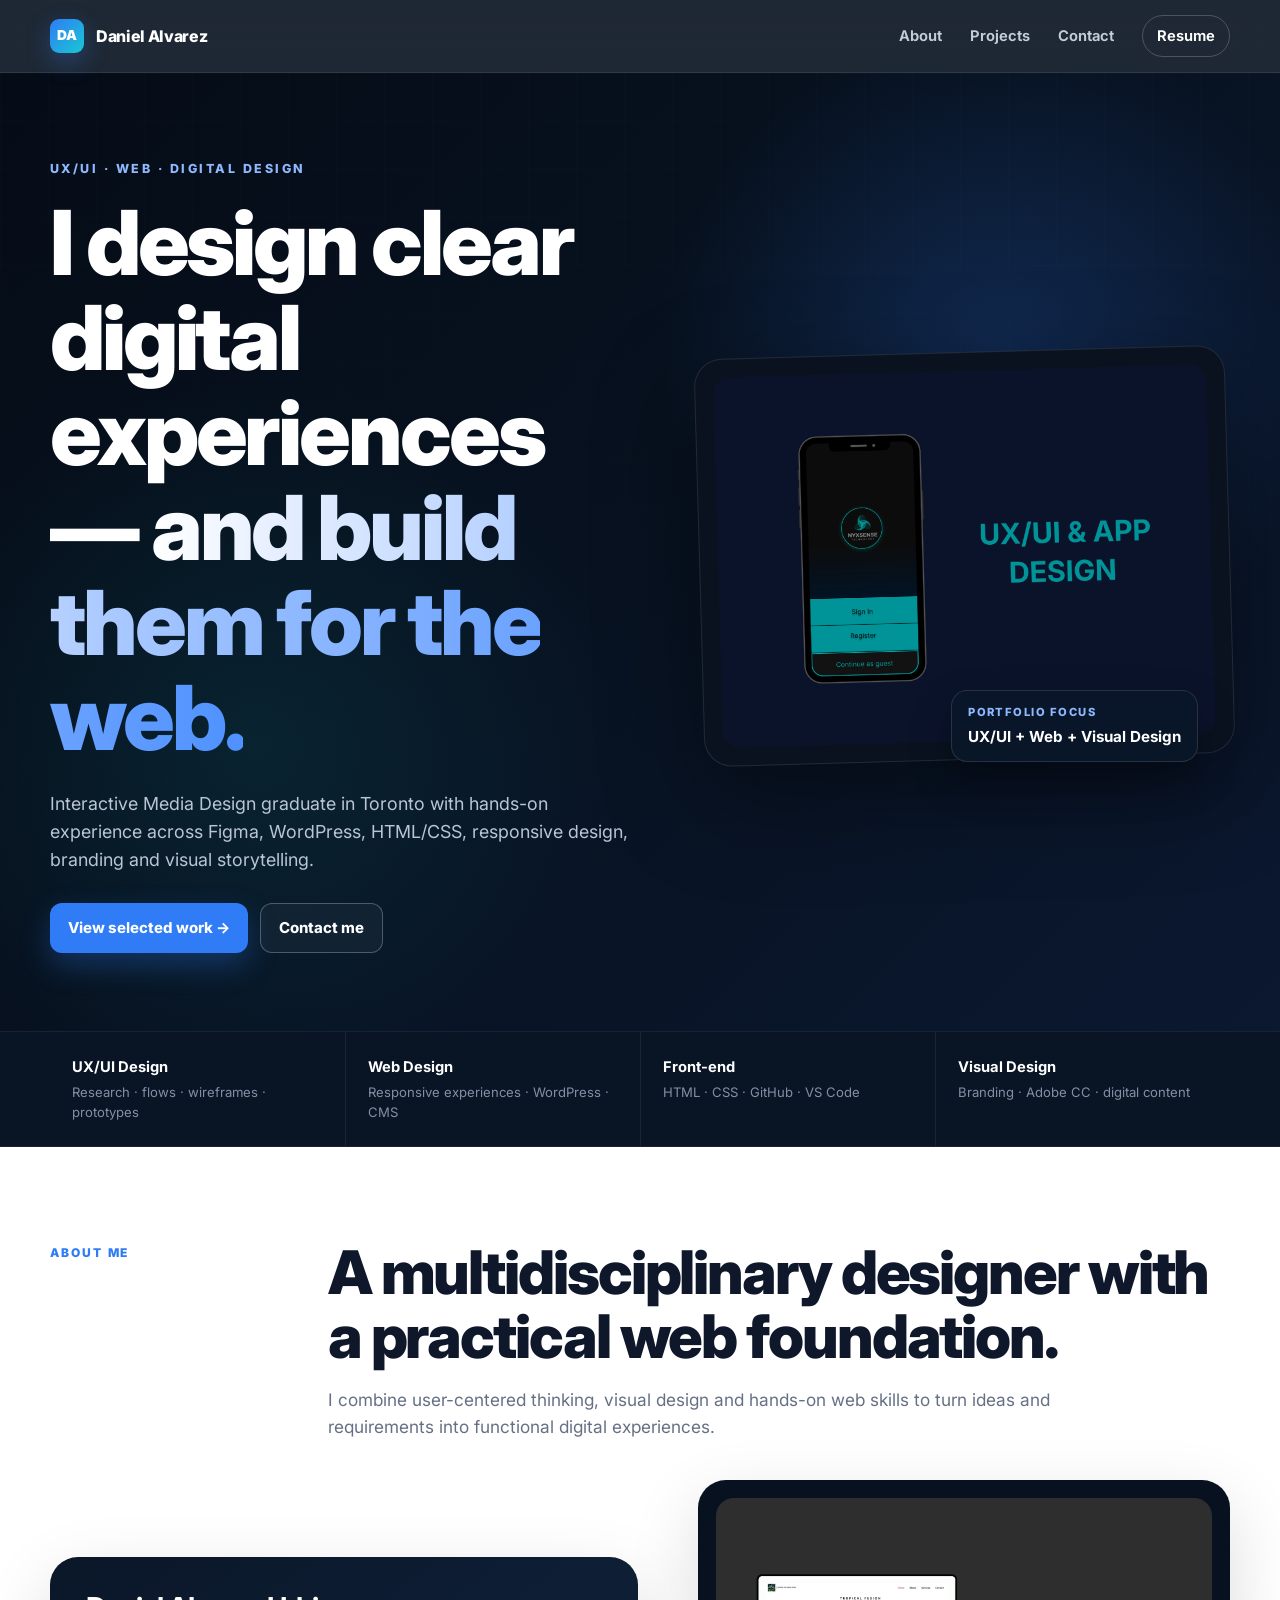
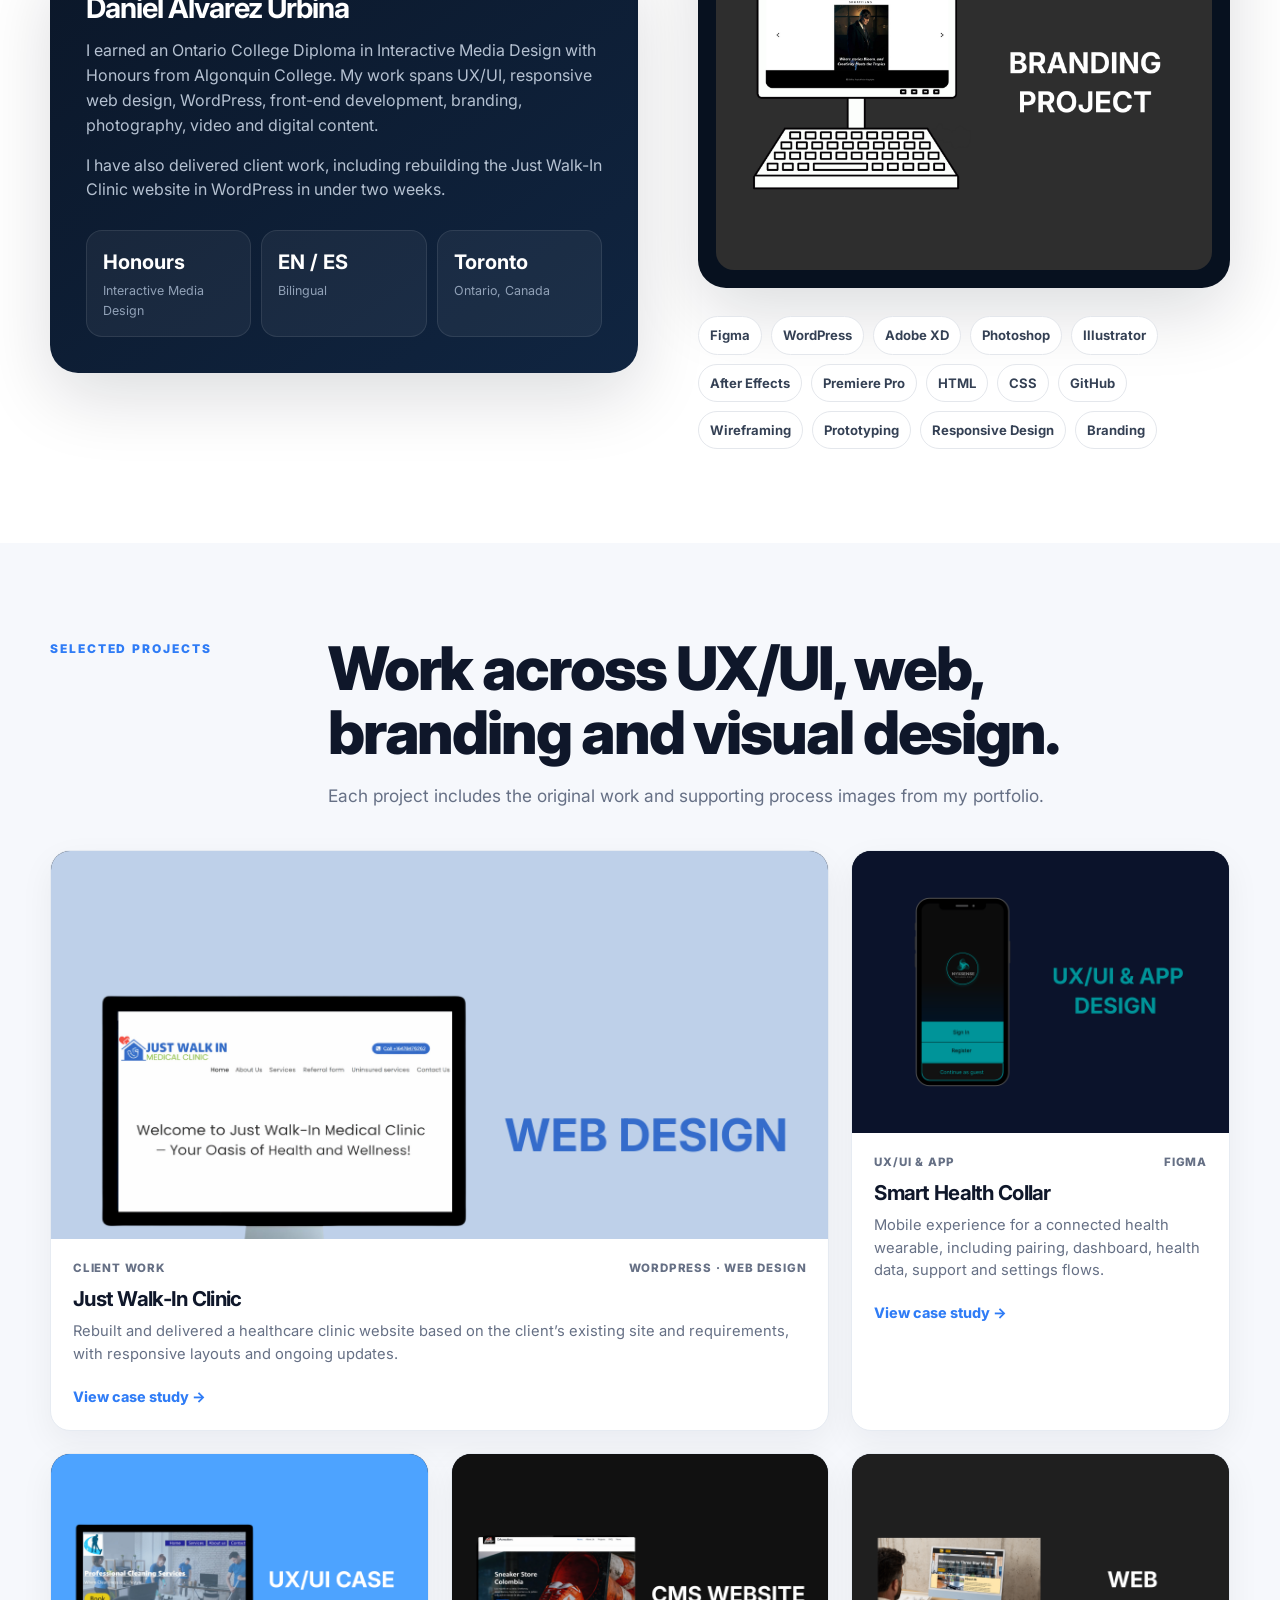
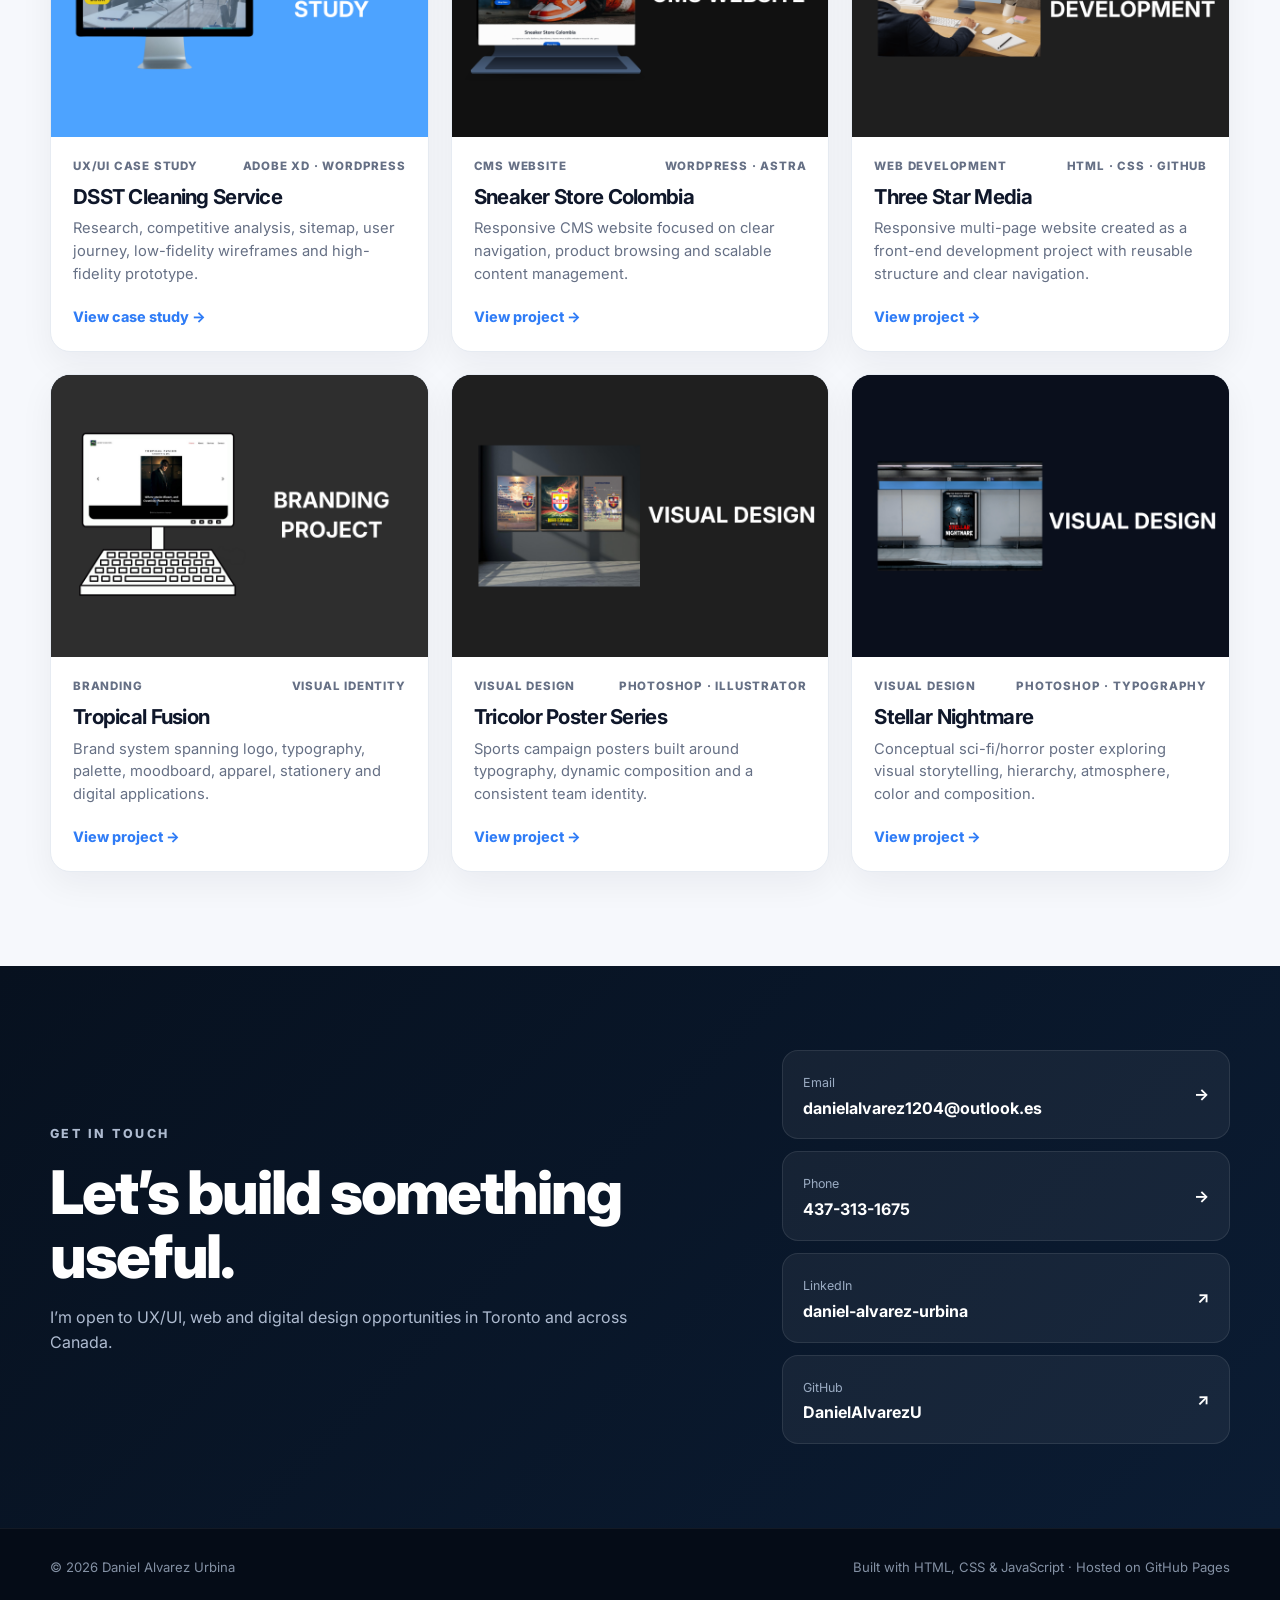
<file: index.html>
<!doctype html>
<html lang="en">
<head>
  <meta charset="utf-8" />
  <meta name="viewport" content="width=device-width, initial-scale=1" />
  <title>Daniel Alvarez Urbina — UX/UI & Web Designer</title>
  <meta name="description" content="Portfolio of Daniel Alvarez Urbina, a Toronto-based UX/UI and web designer working across Figma, WordPress, responsive web design, front-end development and visual design." />
  <meta name="theme-color" content="#07111f" />
  <link rel="preconnect" href="https://fonts.googleapis.com">
  <link rel="preconnect" href="https://fonts.gstatic.com" crossorigin>
  <link href="https://fonts.googleapis.com/css2?family=Inter:wght@400;500;600;700;800;900&display=swap" rel="stylesheet">
  <link rel="stylesheet" href="styles.css" />
</head>
<body>
  <header class="site-header">
    <div class="shell header-inner">
      <a class="brand" href="#top"><span class="brand-mark">DA</span><span>Daniel Alvarez</span></a>
      <button class="menu-button" aria-label="Open navigation">☰</button>
      <nav class="nav" aria-label="Primary navigation">
        <a href="#about">About</a><a href="#projects">Projects</a><a href="#contact">Contact</a>
        <a class="resume-link" href="assets/docs/Daniel_Alvarez_Urbina_Resume.pdf" target="_blank" rel="noreferrer">Resume</a>
      </nav>
    </div>
  </header>

  <main id="top">
    <section class="hero">
      <div class="shell hero-grid">
        <div class="hero-copy">
          <p class="kicker">UX/UI · Web · Digital Design</p>
          <h1>I design clear digital experiences — <span class="gradient-text">and build them for the web.</span></h1>
          <p>Interactive Media Design graduate in Toronto with hands-on experience across Figma, WordPress, HTML/CSS, responsive design, branding and visual storytelling.</p>
          <div class="hero-actions">
            <a class="btn primary" href="#projects">View selected work →</a>
            <a class="btn ghost" href="#contact">Contact me</a>
          </div>
        </div>
        <div class="hero-visual" aria-label="Featured UX/UI work">
          <div class="hero-frame"><img src="assets/projects/cover-smart-health.png" alt="Smart Health Collar UX/UI and app design project cover" /></div>
          <div class="hero-badge"><span>Portfolio focus</span><strong>UX/UI + Web + Visual Design</strong></div>
        </div>
      </div>
    </section>

    <section class="capabilities">
      <div class="shell cap-grid">
        <div class="cap-item"><strong>UX/UI Design</strong><span>Research · flows · wireframes · prototypes</span></div>
        <div class="cap-item"><strong>Web Design</strong><span>Responsive experiences · WordPress · CMS</span></div>
        <div class="cap-item"><strong>Front-end</strong><span>HTML · CSS · GitHub · VS Code</span></div>
        <div class="cap-item"><strong>Visual Design</strong><span>Branding · Adobe CC · digital content</span></div>
      </div>
    </section>

    <section id="about" class="section alt">
      <div class="shell">
        <div class="section-title"><p class="eyebrow">About me</p><div><h2>A multidisciplinary designer with a practical web foundation.</h2><p class="lede">I combine user-centered thinking, visual design and hands-on web skills to turn ideas and requirements into functional digital experiences.</p></div></div>
        <div class="about-grid">
          <div class="about-card">
            <h3>Daniel Alvarez Urbina</h3>
            <p>I earned an Ontario College Diploma in Interactive Media Design with Honours from Algonquin College. My work spans UX/UI, responsive web design, WordPress, front-end development, branding, photography, video and digital content.</p>
            <p>I have also delivered client work, including rebuilding the Just Walk-In Clinic website in WordPress in under two weeks.</p>
            <div class="stat-row"><div class="stat"><strong>Honours</strong><span>Interactive Media Design</span></div><div class="stat"><strong>EN / ES</strong><span>Bilingual</span></div><div class="stat"><strong>Toronto</strong><span>Ontario, Canada</span></div></div>
          </div>
          <div>
            <div class="about-visual"><img src="assets/projects/cover-tropical.png" alt="Tropical Fusion branding project cover" /></div>
            <div class="skills"><span class="skill">Figma</span><span class="skill">WordPress</span><span class="skill">Adobe XD</span><span class="skill">Photoshop</span><span class="skill">Illustrator</span><span class="skill">After Effects</span><span class="skill">Premiere Pro</span><span class="skill">HTML</span><span class="skill">CSS</span><span class="skill">GitHub</span><span class="skill">Wireframing</span><span class="skill">Prototyping</span><span class="skill">Responsive Design</span><span class="skill">Branding</span></div>
          </div>
        </div>
      </div>
    </section>

    <section id="projects" class="section">
      <div class="shell">
        <div class="section-title"><p class="eyebrow">Selected projects</p><div><h2>Work across UX/UI, web, branding and visual design.</h2><p class="lede">Each project includes the original work and supporting process images from my portfolio.</p></div></div>
        <div class="projects-grid">
          <article class="project-card featured"><div class="project-thumb"><img src="assets/projects/cover-walkin.png" alt="Just Walk-In Clinic web design project cover" /></div><div class="project-info"><div class="project-type"><span>Client work</span><span>WordPress · Web Design</span></div><h3>Just Walk-In Clinic</h3><p>Rebuilt and delivered a healthcare clinic website based on the client’s existing site and requirements, with responsive layouts and ongoing updates.</p><a class="project-link" href="project-walkin.html">View case study →</a></div></article>
          <article class="project-card"><div class="project-thumb"><img src="assets/projects/cover-smart-health.png" alt="Smart Health Collar UX/UI project cover" /></div><div class="project-info"><div class="project-type"><span>UX/UI & App</span><span>Figma</span></div><h3>Smart Health Collar</h3><p>Mobile experience for a connected health wearable, including pairing, dashboard, health data, support and settings flows.</p><a class="project-link" href="project-smart-health.html">View case study →</a></div></article>
          <article class="project-card"><div class="project-thumb"><img src="assets/projects/cover-dsst.png" alt="DSST Cleaning Service UX/UI case study cover" /></div><div class="project-info"><div class="project-type"><span>UX/UI Case Study</span><span>Adobe XD · WordPress</span></div><h3>DSST Cleaning Service</h3><p>Research, competitive analysis, sitemap, user journey, low-fidelity wireframes and high-fidelity prototype.</p><a class="project-link" href="project-dsst.html">View case study →</a></div></article>
          <article class="project-card"><div class="project-thumb"><img src="assets/projects/cover-sneaker.png" alt="Sneaker Store Colombia CMS website cover" /></div><div class="project-info"><div class="project-type"><span>CMS Website</span><span>WordPress · Astra</span></div><h3>Sneaker Store Colombia</h3><p>Responsive CMS website focused on clear navigation, product browsing and scalable content management.</p><a class="project-link" href="project-sneaker.html">View project →</a></div></article>
          <article class="project-card"><div class="project-thumb"><img src="assets/projects/cover-three-star.png" alt="Three Star Media web development cover" /></div><div class="project-info"><div class="project-type"><span>Web Development</span><span>HTML · CSS · GitHub</span></div><h3>Three Star Media</h3><p>Responsive multi-page website created as a front-end development project with reusable structure and clear navigation.</p><a class="project-link" href="project-three-star.html">View project →</a></div></article>
          <article class="project-card"><div class="project-thumb"><img src="assets/projects/cover-tropical.png" alt="Tropical Fusion branding project cover" /></div><div class="project-info"><div class="project-type"><span>Branding</span><span>Visual Identity</span></div><h3>Tropical Fusion</h3><p>Brand system spanning logo, typography, palette, moodboard, apparel, stationery and digital applications.</p><a class="project-link" href="project-tropical.html">View project →</a></div></article>
          <article class="project-card"><div class="project-thumb"><img src="assets/projects/cover-tricolor.png" alt="Tricolor sports poster series cover" /></div><div class="project-info"><div class="project-type"><span>Visual Design</span><span>Photoshop · Illustrator</span></div><h3>Tricolor Poster Series</h3><p>Sports campaign posters built around typography, dynamic composition and a consistent team identity.</p><a class="project-link" href="project-tricolor.html">View project →</a></div></article>
          <article class="project-card"><div class="project-thumb"><img src="assets/projects/cover-stellar.png" alt="Stellar Nightmare visual design project cover" /></div><div class="project-info"><div class="project-type"><span>Visual Design</span><span>Photoshop · Typography</span></div><h3>Stellar Nightmare</h3><p>Conceptual sci-fi/horror poster exploring visual storytelling, hierarchy, atmosphere, color and composition.</p><a class="project-link" href="project-stellar.html">View project →</a></div></article>
        </div>
      </div>
    </section>

    <section id="contact" class="contact-section">
      <div class="shell contact-grid">
        <div><p class="kicker">Get in touch</p><h2>Let’s build something useful.</h2><p>I’m open to UX/UI, web and digital design opportunities in Toronto and across Canada.</p></div>
        <div class="contact-actions">
          <a class="contact-action" href="mailto:danielalvarez1204@outlook.es"><div><span>Email</span><strong>danielalvarez1204@outlook.es</strong></div><b>→</b></a>
          <a class="contact-action" href="tel:+14373131675"><div><span>Phone</span><strong>437-313-1675</strong></div><b>→</b></a>
          <a class="contact-action" href="https://www.linkedin.com/in/daniel-alvarez-urbina/" target="_blank" rel="noreferrer"><div><span>LinkedIn</span><strong>daniel-alvarez-urbina</strong></div><b>↗</b></a>
          <a class="contact-action" href="https://github.com/DanielAlvarezU" target="_blank" rel="noreferrer"><div><span>GitHub</span><strong>DanielAlvarezU</strong></div><b>↗</b></a>
        </div>
      </div>
    </section>
  </main>

  <footer class="footer"><div class="shell footer-inner"><span>© <span data-year></span> Daniel Alvarez Urbina</span><span>Built with HTML, CSS & JavaScript · Hosted on GitHub Pages</span></div></footer>
  <script src="script.js"></script>
</body>
</html>
</file>
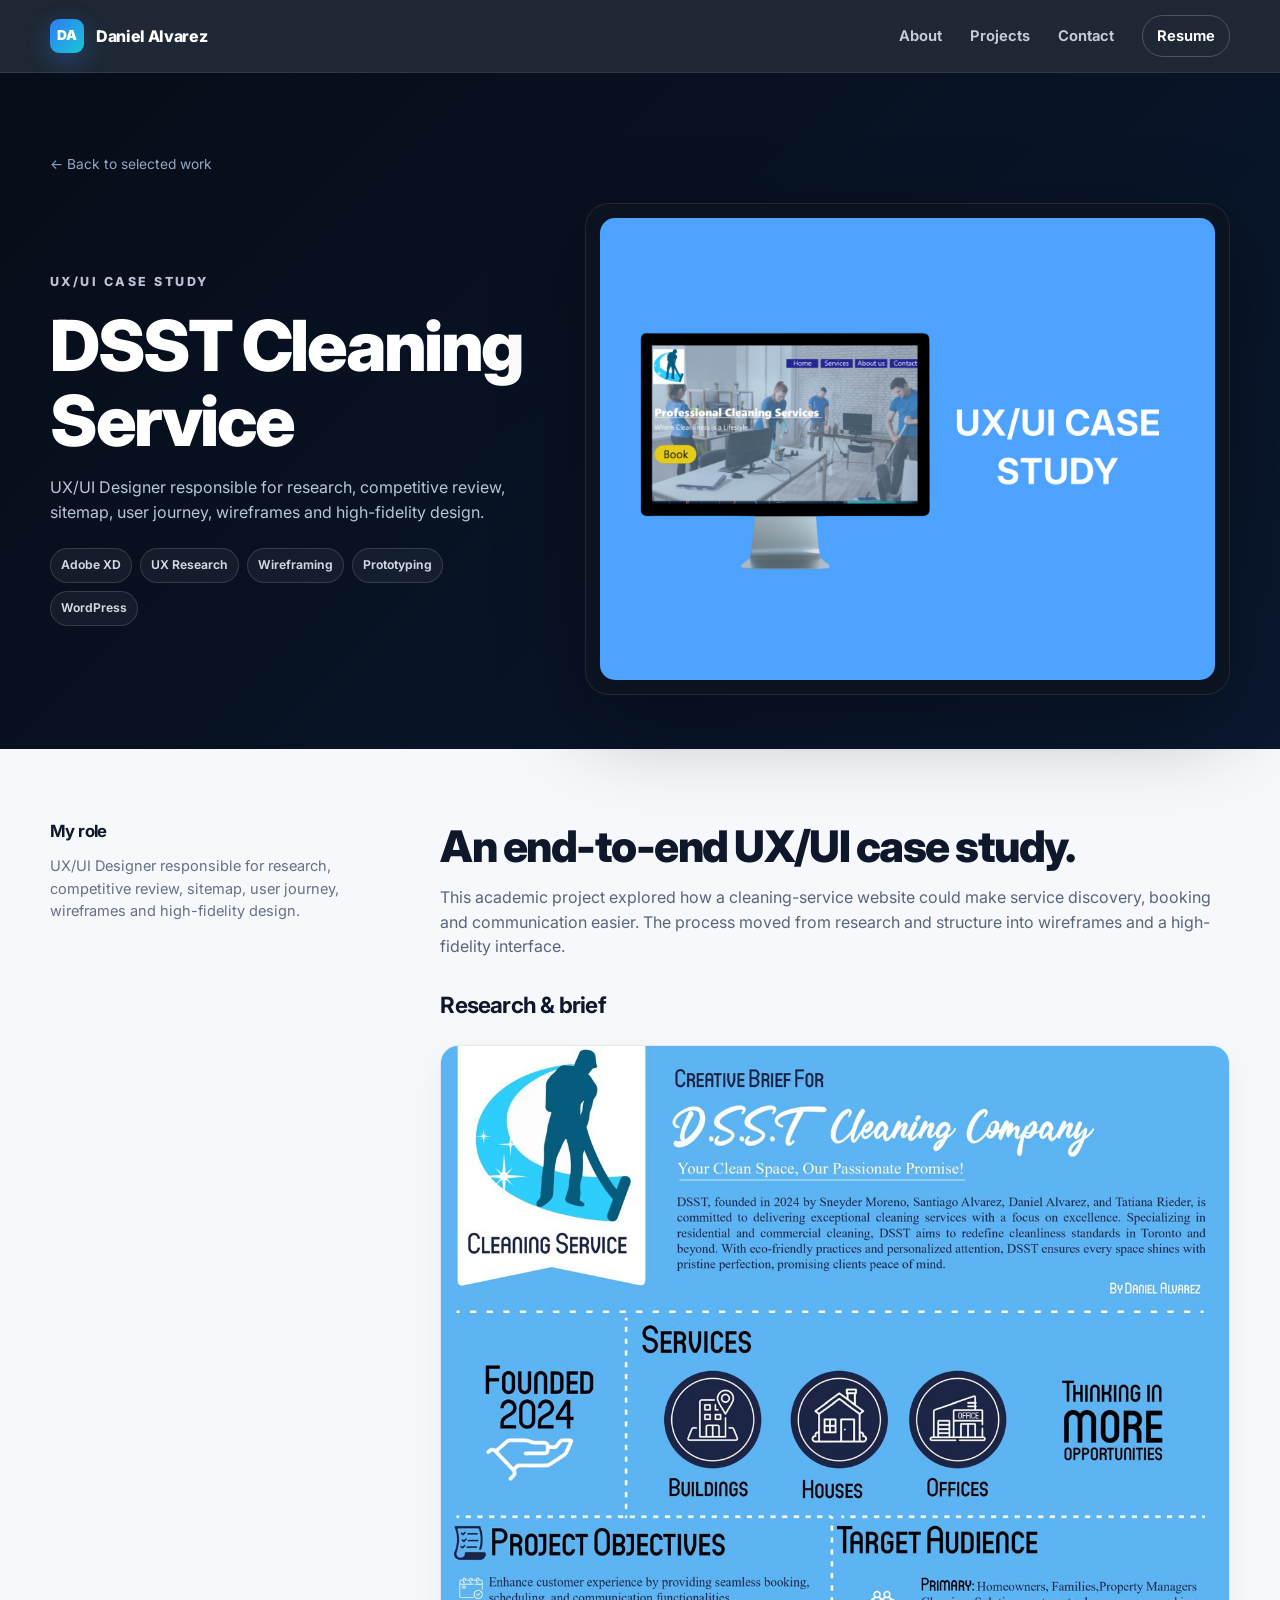
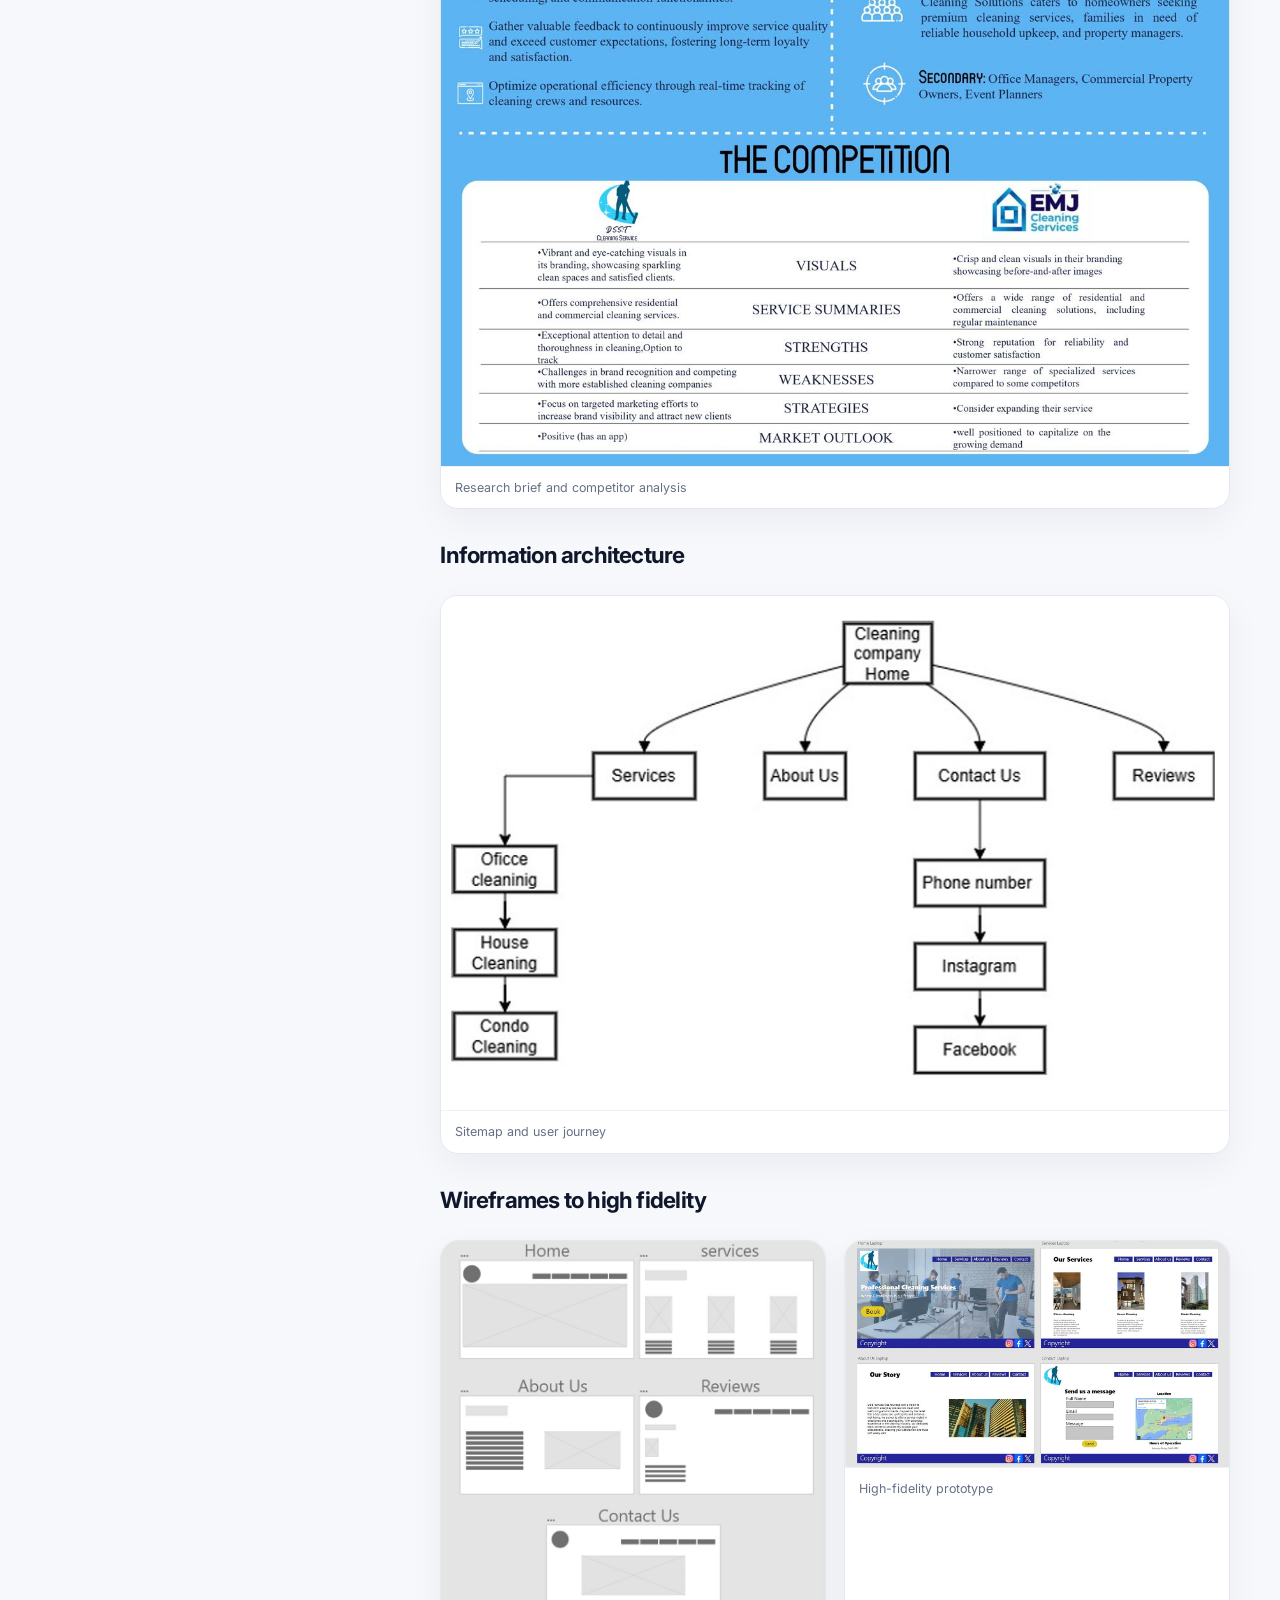
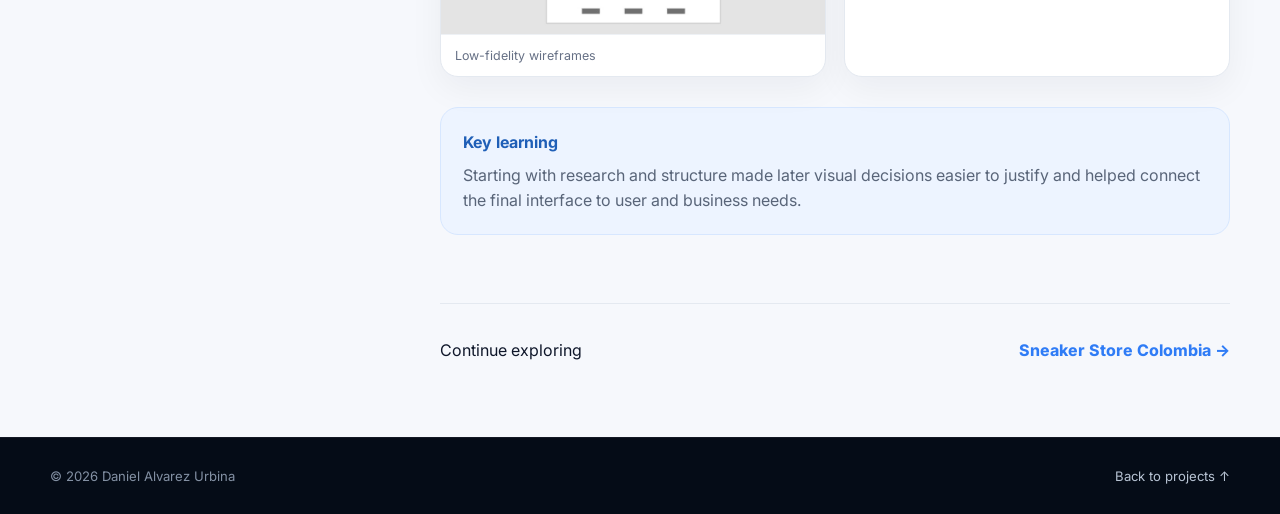
<file: project-dsst.html>
<!doctype html><html lang="en"><head><meta charset="utf-8"><meta name="viewport" content="width=device-width,initial-scale=1"><title>DSST Cleaning Service — Daniel Alvarez Urbina</title><meta name="theme-color" content="#07111f"><link rel="preconnect" href="https://fonts.googleapis.com"><link rel="preconnect" href="https://fonts.gstatic.com" crossorigin><link href="https://fonts.googleapis.com/css2?family=Inter:wght@400;500;600;700;800;900&display=swap" rel="stylesheet"><link rel="stylesheet" href="styles.css"></head><body><header class="site-header"><div class="shell header-inner"><a class="brand" href="index.html"><span class="brand-mark">DA</span><span>Daniel Alvarez</span></a><button class="menu-button" aria-label="Open navigation">☰</button><nav class="nav"><a href="index.html#about">About</a><a href="index.html#projects">Projects</a><a href="index.html#contact">Contact</a><a class="resume-link" href="assets/docs/Daniel_Alvarez_Urbina_Resume.pdf" target="_blank" rel="noreferrer">Resume</a></nav></div></header><main><section class="project-hero"><div class="shell"><a class="back-link" href="index.html#projects">← Back to selected work</a><div class="project-hero-grid"><div><p class="kicker">UX/UI Case Study</p><h1>DSST Cleaning Service</h1><p>UX/UI Designer responsible for research, competitive review, sitemap, user journey, wireframes and high-fidelity design.</p><div class="meta-list"><span class="meta-chip">Adobe XD</span><span class="meta-chip">UX Research</span><span class="meta-chip">Wireframing</span><span class="meta-chip">Prototyping</span><span class="meta-chip">WordPress</span></div></div><div class="project-cover"><img src="assets/projects/cover-dsst.png" alt="DSST Cleaning Service project cover"></div></div></div></section><section class="case-section"><div class="shell case-grid"><aside class="case-side"><h3>My role</h3><p>UX/UI Designer responsible for research, competitive review, sitemap, user journey, wireframes and high-fidelity design.</p></aside><div class="case-body"><h2>An end-to-end UX/UI case study.</h2><p>This academic project explored how a cleaning-service website could make service discovery, booking and communication easier. The process moved from research and structure into wireframes and a high-fidelity interface.</p><h3>Research & brief</h3><div class="gallery one"><figure><img class="zoomable" src="assets/projects/dsst-research.jpg" alt="DSST creative brief and competitive review"><figcaption>Research brief and competitor analysis</figcaption></figure></div><h3>Information architecture</h3><div class="gallery one"><figure><img class="zoomable" src="assets/projects/dsst-sitemap.jpg" alt="DSST sitemap and user flow"><figcaption>Sitemap and user journey</figcaption></figure></div><h3>Wireframes to high fidelity</h3><div class="gallery"><figure><img class="zoomable" src="assets/projects/dsst-lofi.jpg" alt="Low fidelity DSST wireframes"><figcaption>Low-fidelity wireframes</figcaption></figure><figure><img class="zoomable" src="assets/projects/dsst-hifi.jpg" alt="High fidelity DSST website prototype"><figcaption>High-fidelity prototype</figcaption></figure></div><div class="callout"><strong>Key learning</strong><p>Starting with research and structure made later visual decisions easier to justify and helped connect the final interface to user and business needs.</p></div><div class="next-project"><span>Continue exploring</span><a href="project-sneaker.html">Sneaker Store Colombia →</a></div></div></div></section></main><footer class="footer"><div class="shell footer-inner"><span>© <span data-year></span> Daniel Alvarez Urbina</span><a href="index.html#projects">Back to projects ↑</a></div></footer><dialog id="lightbox" class="lightbox"><button class="lightbox-close" aria-label="Close image">×</button><img id="lightbox-image" alt="Expanded project image"></dialog><script src="script.js"></script></body></html>
</file>
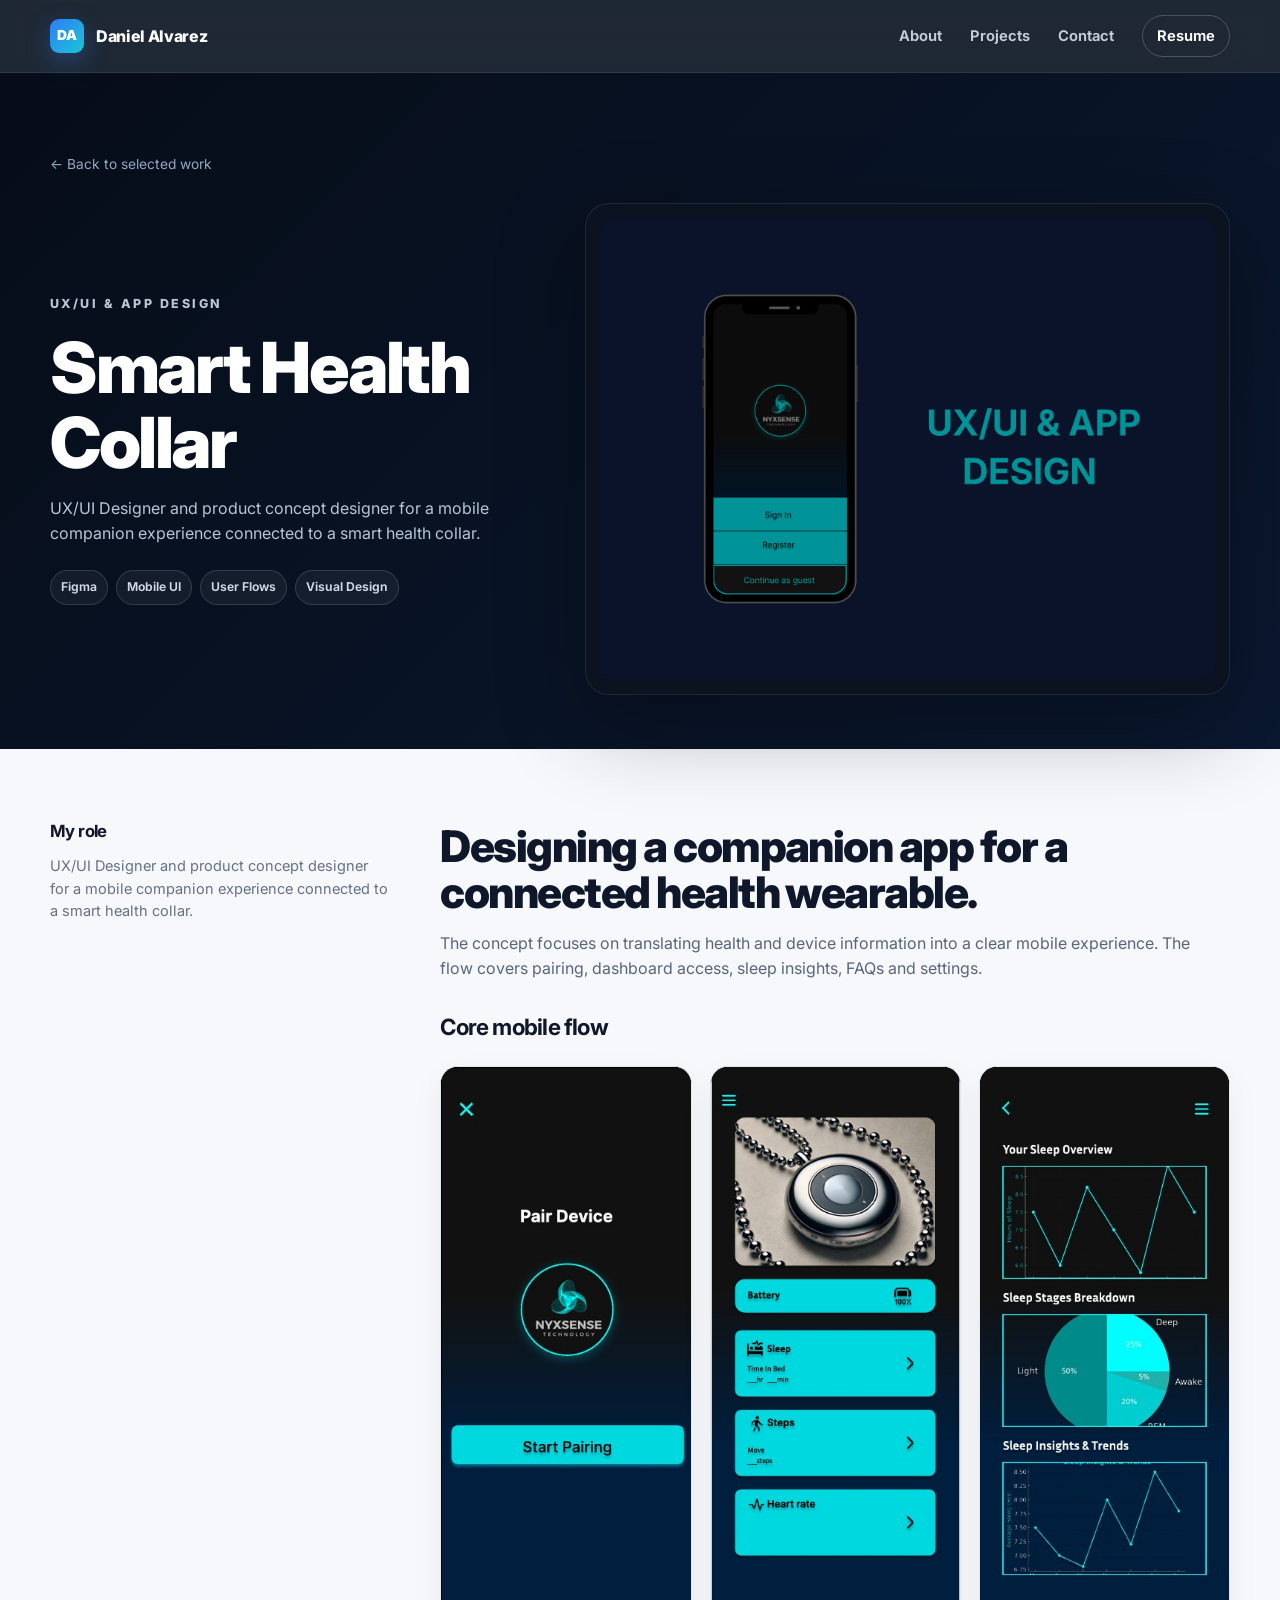
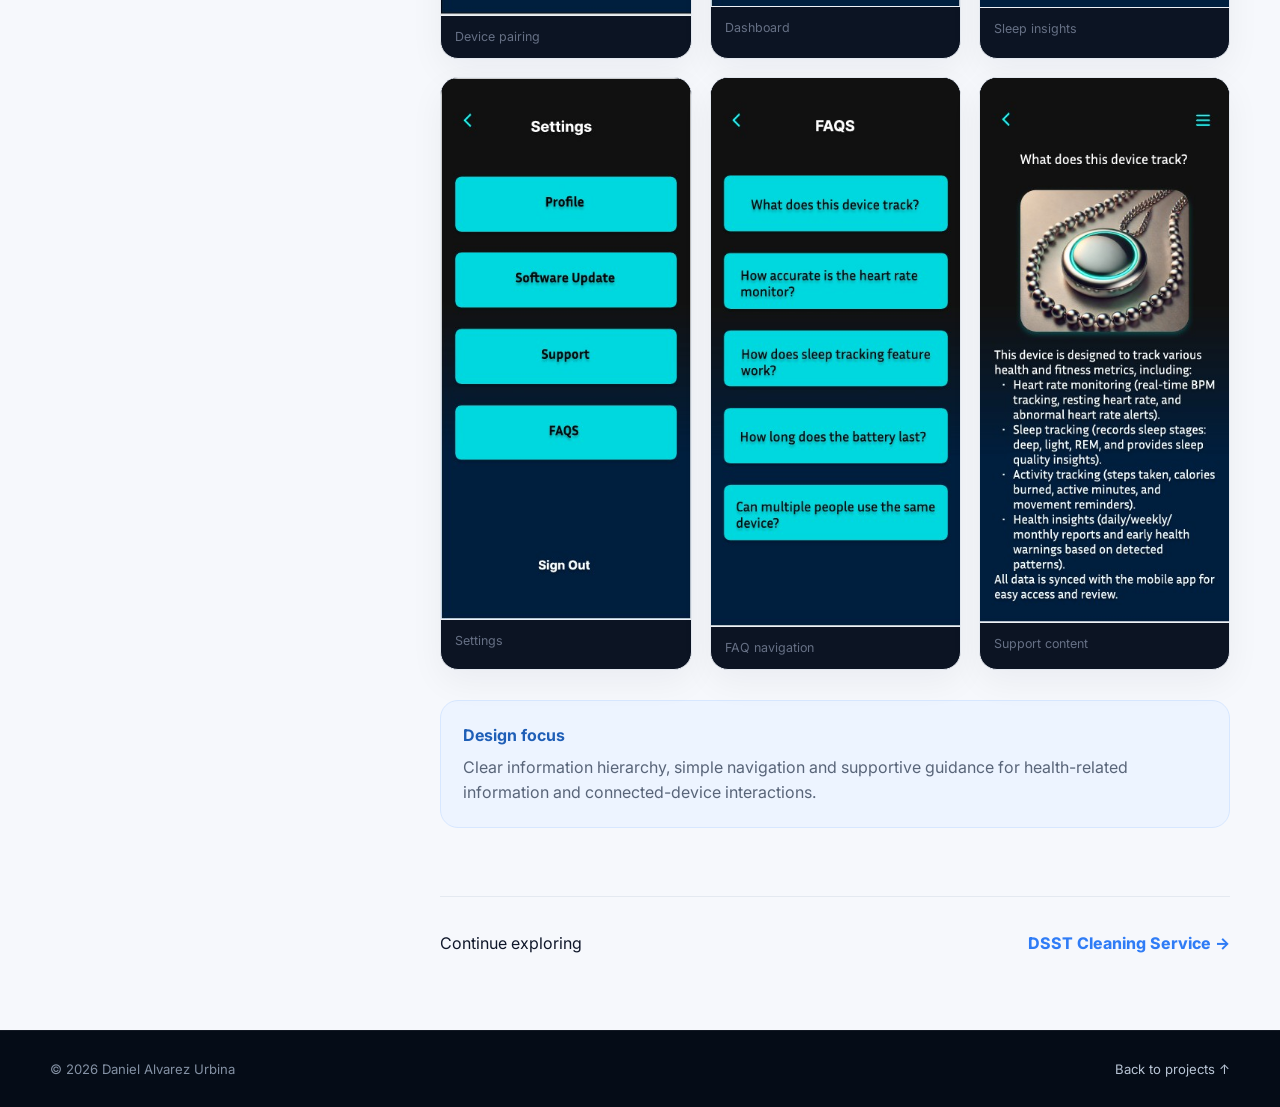
<file: project-smart-health.html>
<!doctype html><html lang="en"><head><meta charset="utf-8"><meta name="viewport" content="width=device-width,initial-scale=1"><title>Smart Health Collar — Daniel Alvarez Urbina</title><meta name="theme-color" content="#07111f"><link rel="preconnect" href="https://fonts.googleapis.com"><link rel="preconnect" href="https://fonts.gstatic.com" crossorigin><link href="https://fonts.googleapis.com/css2?family=Inter:wght@400;500;600;700;800;900&display=swap" rel="stylesheet"><link rel="stylesheet" href="styles.css"></head><body><header class="site-header"><div class="shell header-inner"><a class="brand" href="index.html"><span class="brand-mark">DA</span><span>Daniel Alvarez</span></a><button class="menu-button" aria-label="Open navigation">☰</button><nav class="nav"><a href="index.html#about">About</a><a href="index.html#projects">Projects</a><a href="index.html#contact">Contact</a><a class="resume-link" href="assets/docs/Daniel_Alvarez_Urbina_Resume.pdf" target="_blank" rel="noreferrer">Resume</a></nav></div></header><main><section class="project-hero"><div class="shell"><a class="back-link" href="index.html#projects">← Back to selected work</a><div class="project-hero-grid"><div><p class="kicker">UX/UI & App Design</p><h1>Smart Health Collar</h1><p>UX/UI Designer and product concept designer for a mobile companion experience connected to a smart health collar.</p><div class="meta-list"><span class="meta-chip">Figma</span><span class="meta-chip">Mobile UI</span><span class="meta-chip">User Flows</span><span class="meta-chip">Visual Design</span></div></div><div class="project-cover"><img src="assets/projects/cover-smart-health.png" alt="Smart Health Collar project cover"></div></div></div></section><section class="case-section"><div class="shell case-grid"><aside class="case-side"><h3>My role</h3><p>UX/UI Designer and product concept designer for a mobile companion experience connected to a smart health collar.</p></aside><div class="case-body"><h2>Designing a companion app for a connected health wearable.</h2><p>The concept focuses on translating health and device information into a clear mobile experience. The flow covers pairing, dashboard access, sleep insights, FAQs and settings.</p><h3>Core mobile flow</h3><div class="gallery three phone-gallery"><figure><img class="zoomable" src="assets/projects/smart-pair.jpg" alt="Device pairing screen"><figcaption>Device pairing</figcaption></figure><figure><img class="zoomable" src="assets/projects/smart-dashboard.jpg" alt="Health dashboard screen"><figcaption>Dashboard</figcaption></figure><figure><img class="zoomable" src="assets/projects/smart-sleep.jpg" alt="Sleep overview screen"><figcaption>Sleep insights</figcaption></figure><figure><img class="zoomable" src="assets/projects/smart-settings.jpg" alt="Settings screen"><figcaption>Settings</figcaption></figure><figure><img class="zoomable" src="assets/projects/smart-faq.jpg" alt="FAQ screen"><figcaption>FAQ navigation</figcaption></figure><figure><img class="zoomable" src="assets/projects/smart-details.jpg" alt="Device details screen"><figcaption>Support content</figcaption></figure></div><div class="callout"><strong>Design focus</strong><p>Clear information hierarchy, simple navigation and supportive guidance for health-related information and connected-device interactions.</p></div><div class="next-project"><span>Continue exploring</span><a href="project-dsst.html">DSST Cleaning Service →</a></div></div></div></section></main><footer class="footer"><div class="shell footer-inner"><span>© <span data-year></span> Daniel Alvarez Urbina</span><a href="index.html#projects">Back to projects ↑</a></div></footer><dialog id="lightbox" class="lightbox"><button class="lightbox-close" aria-label="Close image">×</button><img id="lightbox-image" alt="Expanded project image"></dialog><script src="script.js"></script></body></html>
</file>
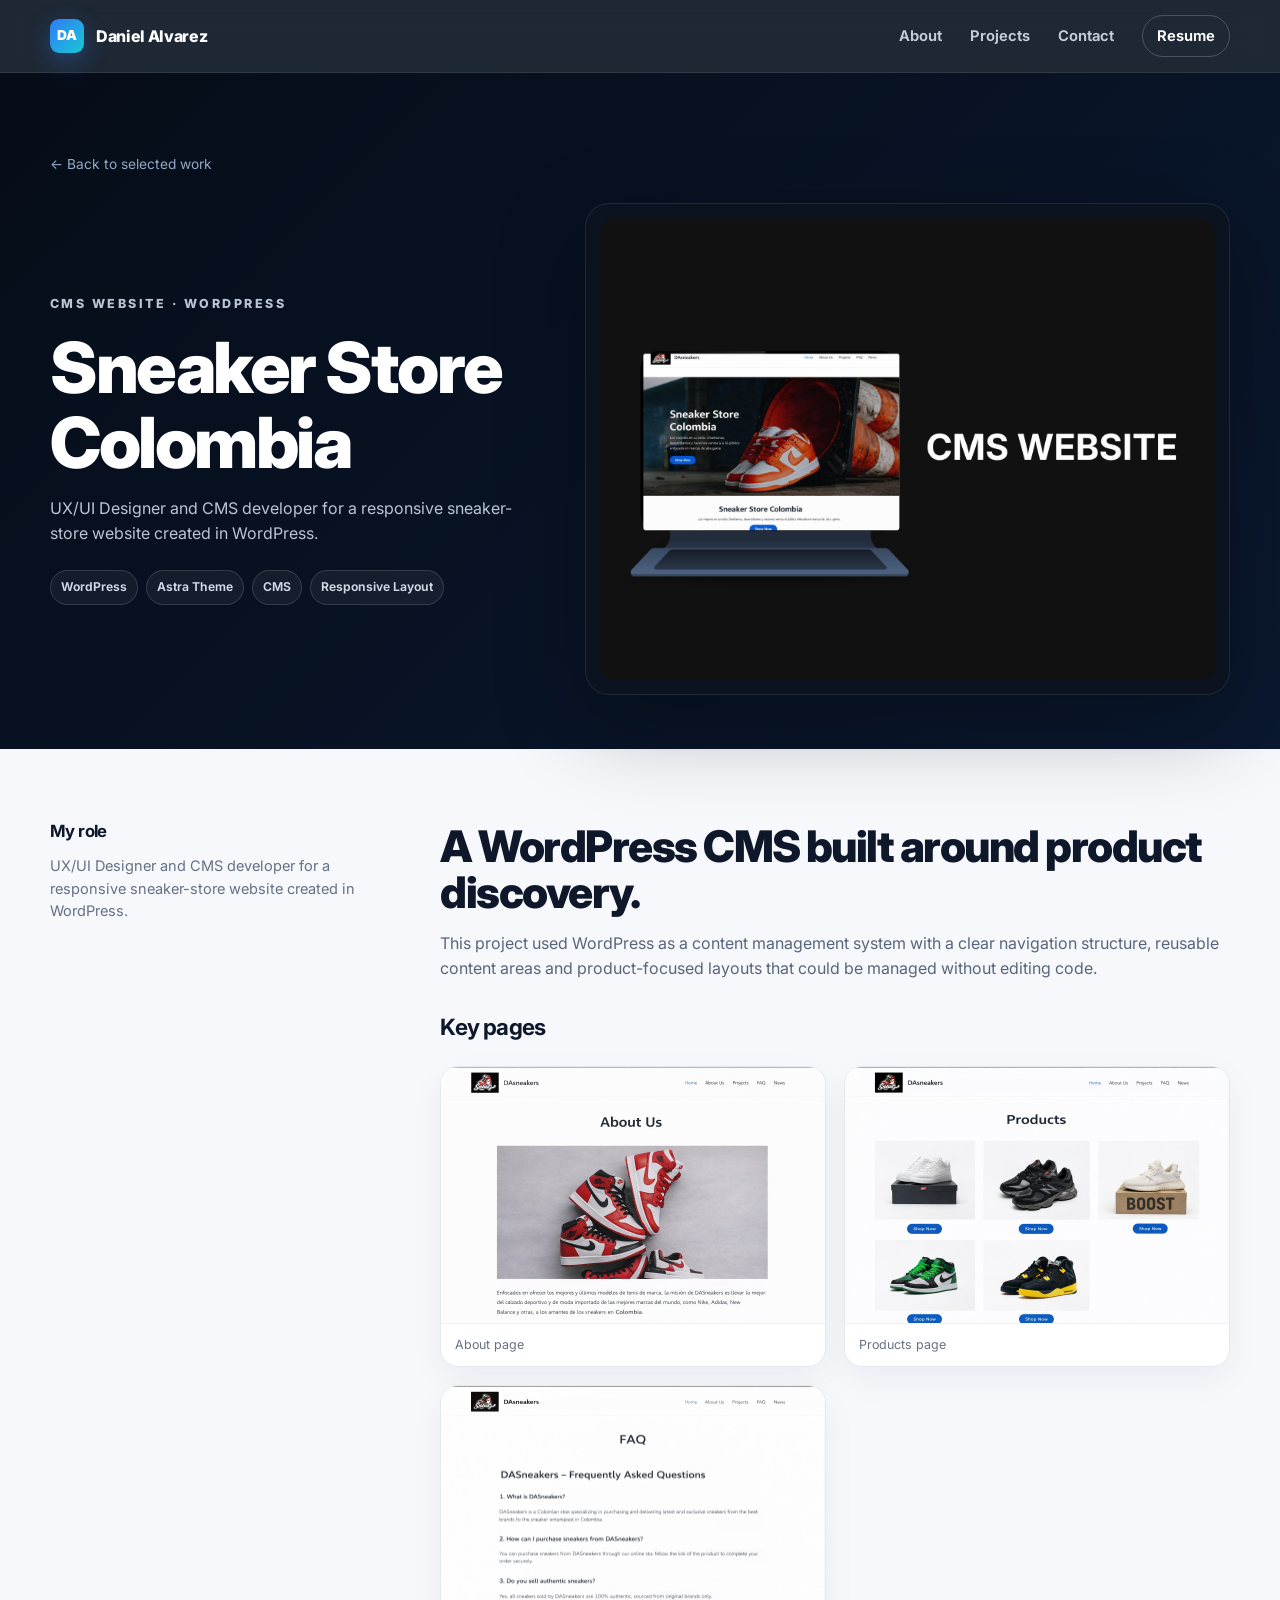
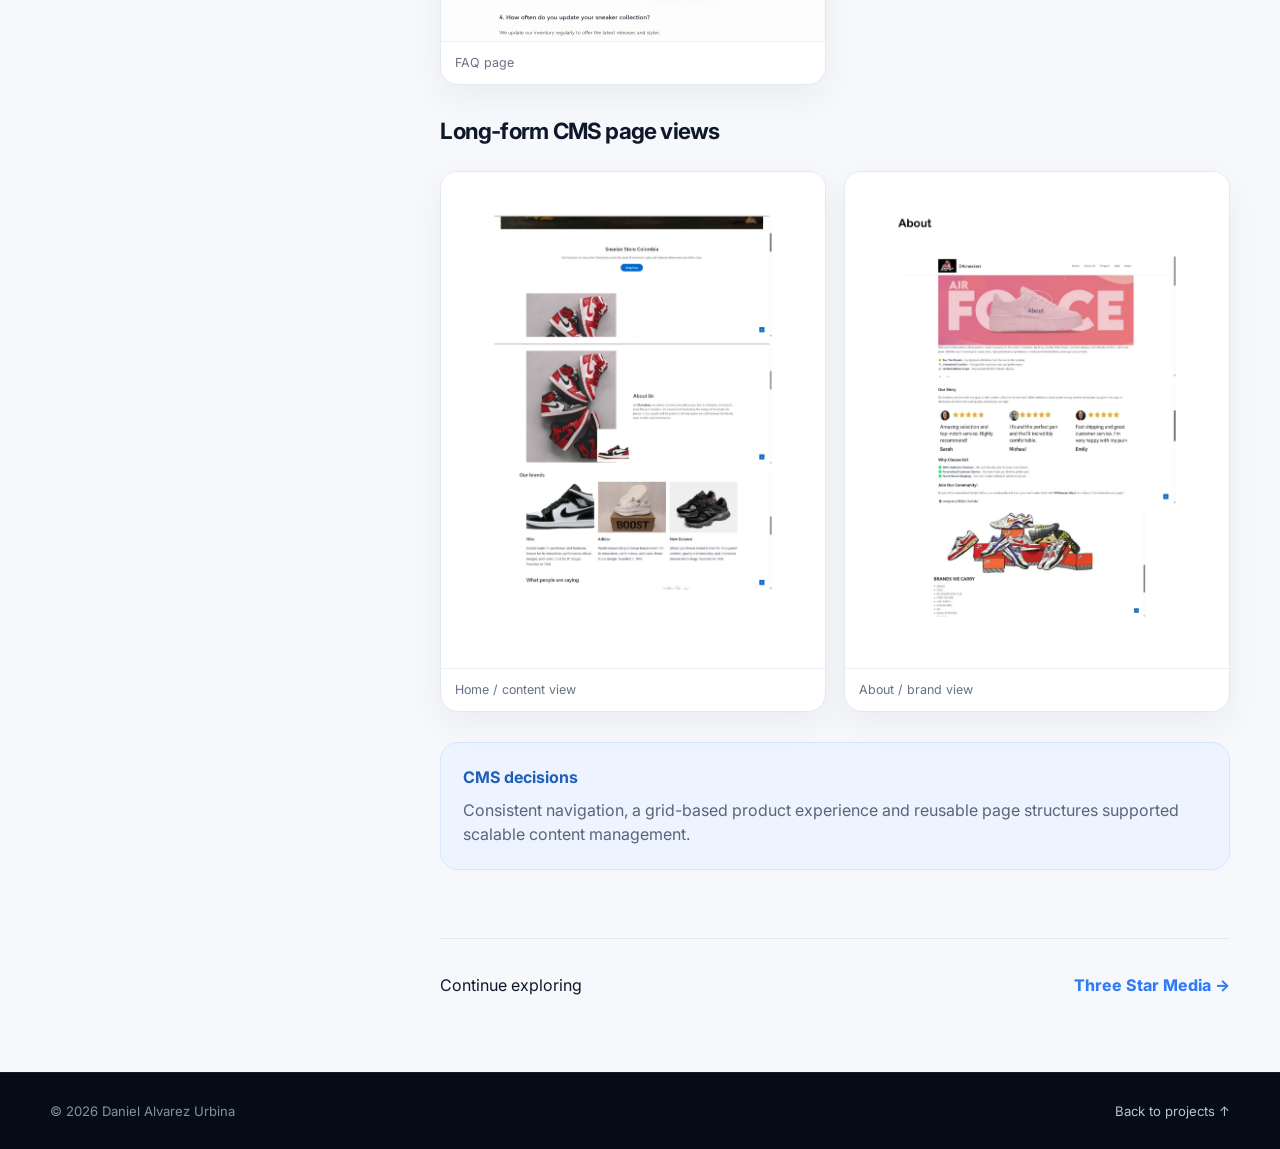
<file: project-sneaker.html>
<!doctype html><html lang="en"><head><meta charset="utf-8"><meta name="viewport" content="width=device-width,initial-scale=1"><title>Sneaker Store Colombia — Daniel Alvarez Urbina</title><meta name="theme-color" content="#07111f"><link rel="preconnect" href="https://fonts.googleapis.com"><link rel="preconnect" href="https://fonts.gstatic.com" crossorigin><link href="https://fonts.googleapis.com/css2?family=Inter:wght@400;500;600;700;800;900&display=swap" rel="stylesheet"><link rel="stylesheet" href="styles.css"></head><body><header class="site-header"><div class="shell header-inner"><a class="brand" href="index.html"><span class="brand-mark">DA</span><span>Daniel Alvarez</span></a><button class="menu-button" aria-label="Open navigation">☰</button><nav class="nav"><a href="index.html#about">About</a><a href="index.html#projects">Projects</a><a href="index.html#contact">Contact</a><a class="resume-link" href="assets/docs/Daniel_Alvarez_Urbina_Resume.pdf" target="_blank" rel="noreferrer">Resume</a></nav></div></header><main><section class="project-hero"><div class="shell"><a class="back-link" href="index.html#projects">← Back to selected work</a><div class="project-hero-grid"><div><p class="kicker">CMS Website · WordPress</p><h1>Sneaker Store Colombia</h1><p>UX/UI Designer and CMS developer for a responsive sneaker-store website created in WordPress.</p><div class="meta-list"><span class="meta-chip">WordPress</span><span class="meta-chip">Astra Theme</span><span class="meta-chip">CMS</span><span class="meta-chip">Responsive Layout</span></div></div><div class="project-cover"><img src="assets/projects/cover-sneaker.png" alt="Sneaker Store Colombia project cover"></div></div></div></section><section class="case-section"><div class="shell case-grid"><aside class="case-side"><h3>My role</h3><p>UX/UI Designer and CMS developer for a responsive sneaker-store website created in WordPress.</p></aside><div class="case-body"><h2>A WordPress CMS built around product discovery.</h2><p>This project used WordPress as a content management system with a clear navigation structure, reusable content areas and product-focused layouts that could be managed without editing code.</p><h3>Key pages</h3><div class="gallery"><figure><img class="zoomable" src="assets/projects/sneaker-about.jpg" alt="DASneakers about page"><figcaption>About page</figcaption></figure><figure><img class="zoomable" src="assets/projects/sneaker-products.jpg" alt="DASneakers product page"><figcaption>Products page</figcaption></figure><figure><img class="zoomable" src="assets/projects/sneaker-faq.jpg" alt="DASneakers FAQ page"><figcaption>FAQ page</figcaption></figure></div><h3>Long-form CMS page views</h3><div class="gallery"><figure><img class="zoomable" src="assets/projects/sneaker-page-home.png" alt="Sneaker Store home and content sections"><figcaption>Home / content view</figcaption></figure><figure><img class="zoomable" src="assets/projects/sneaker-page-about.png" alt="Sneaker Store long about page"><figcaption>About / brand view</figcaption></figure></div><div class="callout"><strong>CMS decisions</strong><p>Consistent navigation, a grid-based product experience and reusable page structures supported scalable content management.</p></div><div class="next-project"><span>Continue exploring</span><a href="project-three-star.html">Three Star Media →</a></div></div></div></section></main><footer class="footer"><div class="shell footer-inner"><span>© <span data-year></span> Daniel Alvarez Urbina</span><a href="index.html#projects">Back to projects ↑</a></div></footer><dialog id="lightbox" class="lightbox"><button class="lightbox-close" aria-label="Close image">×</button><img id="lightbox-image" alt="Expanded project image"></dialog><script src="script.js"></script></body></html>
</file>
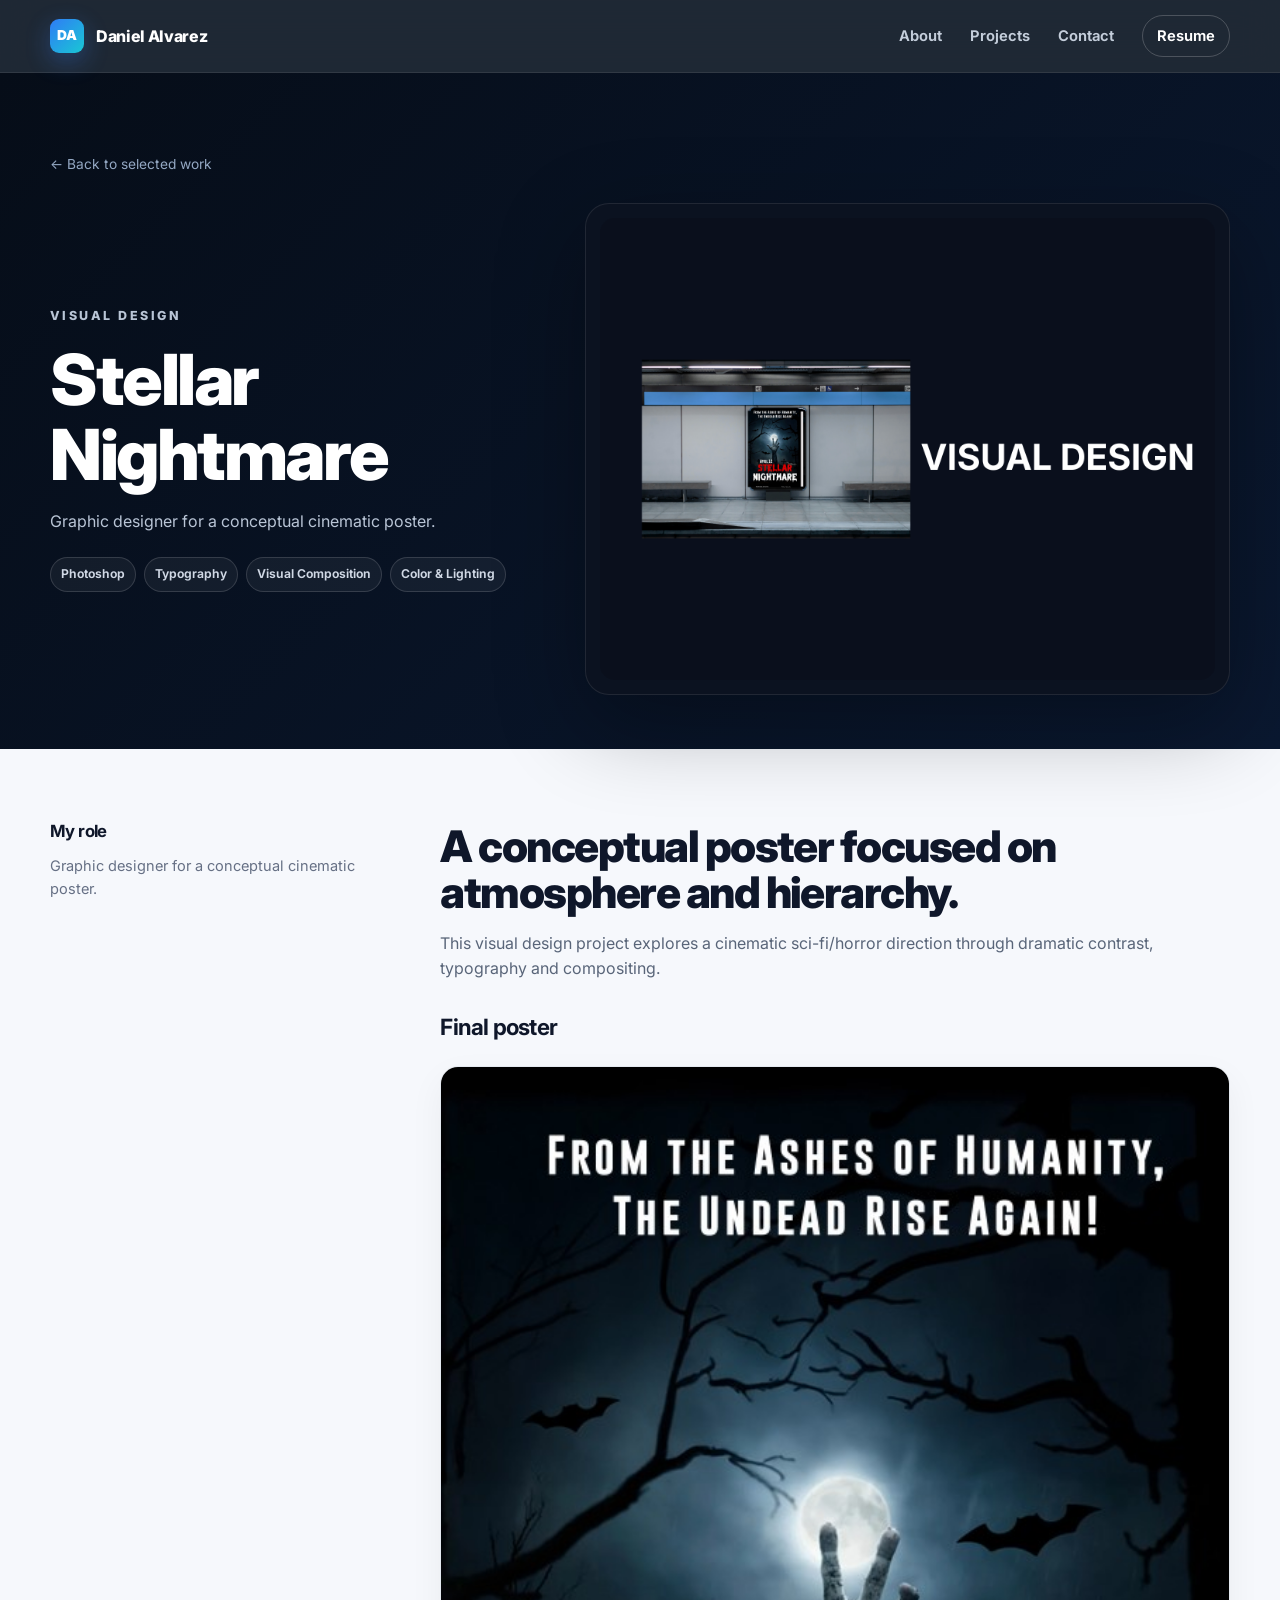
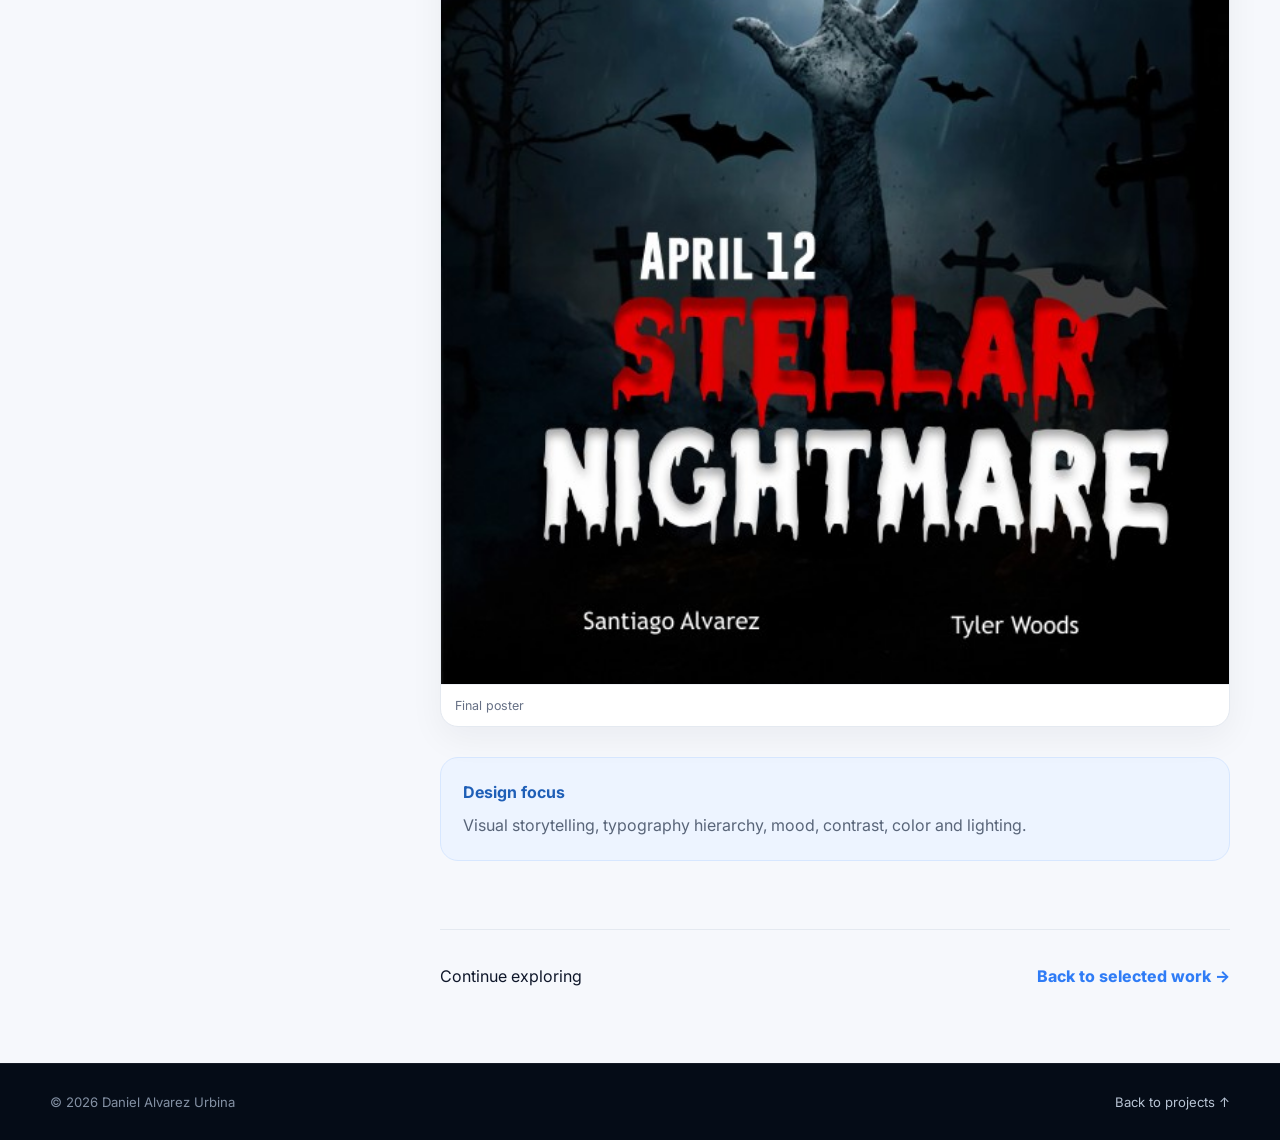
<file: project-stellar.html>
<!doctype html><html lang="en"><head><meta charset="utf-8"><meta name="viewport" content="width=device-width,initial-scale=1"><title>Stellar Nightmare — Daniel Alvarez Urbina</title><meta name="theme-color" content="#07111f"><link rel="preconnect" href="https://fonts.googleapis.com"><link rel="preconnect" href="https://fonts.gstatic.com" crossorigin><link href="https://fonts.googleapis.com/css2?family=Inter:wght@400;500;600;700;800;900&display=swap" rel="stylesheet"><link rel="stylesheet" href="styles.css"></head><body><header class="site-header"><div class="shell header-inner"><a class="brand" href="index.html"><span class="brand-mark">DA</span><span>Daniel Alvarez</span></a><button class="menu-button" aria-label="Open navigation">☰</button><nav class="nav"><a href="index.html#about">About</a><a href="index.html#projects">Projects</a><a href="index.html#contact">Contact</a><a class="resume-link" href="assets/docs/Daniel_Alvarez_Urbina_Resume.pdf" target="_blank" rel="noreferrer">Resume</a></nav></div></header><main><section class="project-hero"><div class="shell"><a class="back-link" href="index.html#projects">← Back to selected work</a><div class="project-hero-grid"><div><p class="kicker">Visual Design</p><h1>Stellar Nightmare</h1><p>Graphic designer for a conceptual cinematic poster.</p><div class="meta-list"><span class="meta-chip">Photoshop</span><span class="meta-chip">Typography</span><span class="meta-chip">Visual Composition</span><span class="meta-chip">Color & Lighting</span></div></div><div class="project-cover"><img src="assets/projects/cover-stellar.png" alt="Stellar Nightmare project cover"></div></div></div></section><section class="case-section"><div class="shell case-grid"><aside class="case-side"><h3>My role</h3><p>Graphic designer for a conceptual cinematic poster.</p></aside><div class="case-body"><h2>A conceptual poster focused on atmosphere and hierarchy.</h2><p>This visual design project explores a cinematic sci-fi/horror direction through dramatic contrast, typography and compositing.</p><h3>Final poster</h3><div class="gallery one"><figure><img class="zoomable" src="assets/projects/stellar-poster.jpg" alt="Stellar Nightmare horror poster"><figcaption>Final poster</figcaption></figure></div><div class="callout"><strong>Design focus</strong><p>Visual storytelling, typography hierarchy, mood, contrast, color and lighting.</p></div><div class="next-project"><span>Continue exploring</span><a href="index.html#projects">Back to selected work →</a></div></div></div></section></main><footer class="footer"><div class="shell footer-inner"><span>© <span data-year></span> Daniel Alvarez Urbina</span><a href="index.html#projects">Back to projects ↑</a></div></footer><dialog id="lightbox" class="lightbox"><button class="lightbox-close" aria-label="Close image">×</button><img id="lightbox-image" alt="Expanded project image"></dialog><script src="script.js"></script></body></html>
</file>
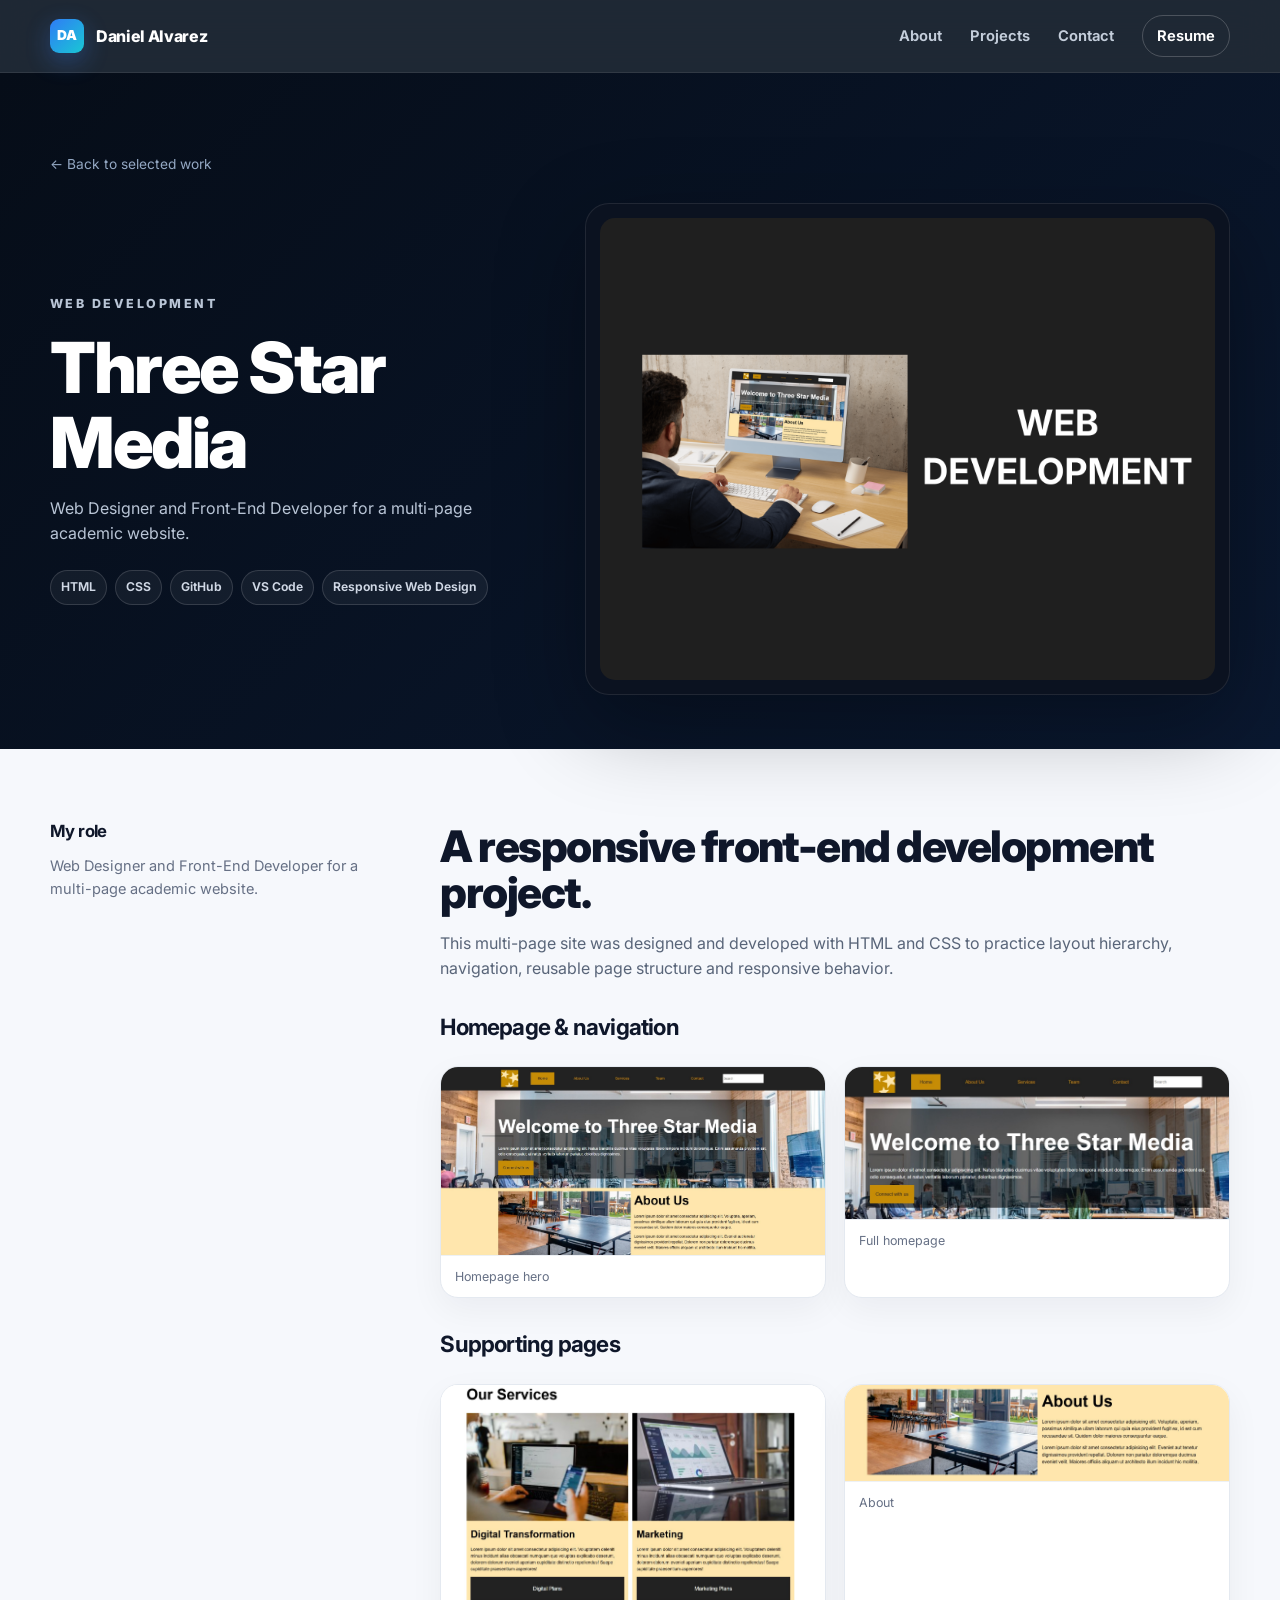
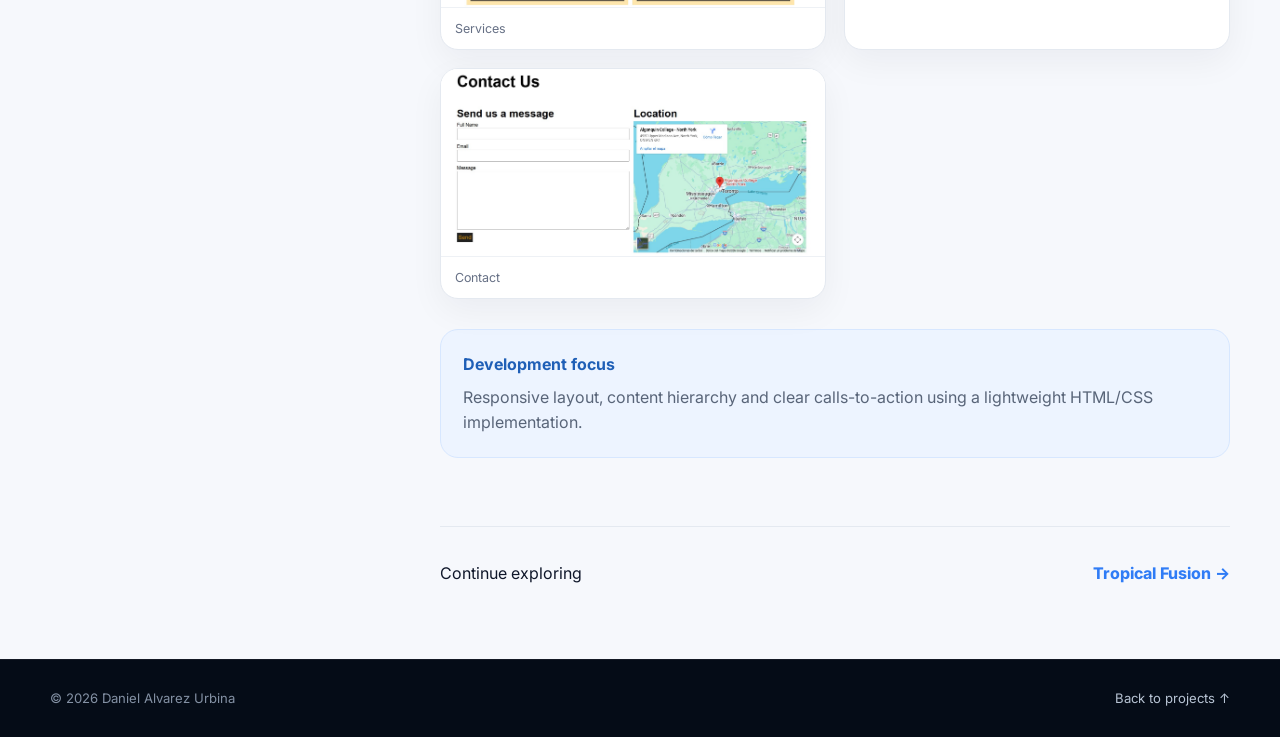
<file: project-three-star.html>
<!doctype html><html lang="en"><head><meta charset="utf-8"><meta name="viewport" content="width=device-width,initial-scale=1"><title>Three Star Media — Daniel Alvarez Urbina</title><meta name="theme-color" content="#07111f"><link rel="preconnect" href="https://fonts.googleapis.com"><link rel="preconnect" href="https://fonts.gstatic.com" crossorigin><link href="https://fonts.googleapis.com/css2?family=Inter:wght@400;500;600;700;800;900&display=swap" rel="stylesheet"><link rel="stylesheet" href="styles.css"></head><body><header class="site-header"><div class="shell header-inner"><a class="brand" href="index.html"><span class="brand-mark">DA</span><span>Daniel Alvarez</span></a><button class="menu-button" aria-label="Open navigation">☰</button><nav class="nav"><a href="index.html#about">About</a><a href="index.html#projects">Projects</a><a href="index.html#contact">Contact</a><a class="resume-link" href="assets/docs/Daniel_Alvarez_Urbina_Resume.pdf" target="_blank" rel="noreferrer">Resume</a></nav></div></header><main><section class="project-hero"><div class="shell"><a class="back-link" href="index.html#projects">← Back to selected work</a><div class="project-hero-grid"><div><p class="kicker">Web Development</p><h1>Three Star Media</h1><p>Web Designer and Front-End Developer for a multi-page academic website.</p><div class="meta-list"><span class="meta-chip">HTML</span><span class="meta-chip">CSS</span><span class="meta-chip">GitHub</span><span class="meta-chip">VS Code</span><span class="meta-chip">Responsive Web Design</span></div></div><div class="project-cover"><img src="assets/projects/cover-three-star.png" alt="Three Star Media project cover"></div></div></div></section><section class="case-section"><div class="shell case-grid"><aside class="case-side"><h3>My role</h3><p>Web Designer and Front-End Developer for a multi-page academic website.</p></aside><div class="case-body"><h2>A responsive front-end development project.</h2><p>This multi-page site was designed and developed with HTML and CSS to practice layout hierarchy, navigation, reusable page structure and responsive behavior.</p><h3>Homepage & navigation</h3><div class="gallery"><figure><img class="zoomable" src="assets/projects/three-star-hero.jpg" alt="Three Star Media homepage hero"><figcaption>Homepage hero</figcaption></figure><figure><img class="zoomable" src="assets/projects/three-star-home.jpg" alt="Three Star Media full homepage"><figcaption>Full homepage</figcaption></figure></div><h3>Supporting pages</h3><div class="gallery"><figure><img class="zoomable" src="assets/projects/three-star-services.jpg" alt="Three Star Media services page"><figcaption>Services</figcaption></figure><figure><img class="zoomable" src="assets/projects/three-star-about.jpg" alt="Three Star Media about page"><figcaption>About</figcaption></figure><figure><img class="zoomable" src="assets/projects/three-star-contact.jpg" alt="Three Star Media contact page"><figcaption>Contact</figcaption></figure></div><div class="callout"><strong>Development focus</strong><p>Responsive layout, content hierarchy and clear calls-to-action using a lightweight HTML/CSS implementation.</p></div><div class="next-project"><span>Continue exploring</span><a href="project-tropical.html">Tropical Fusion →</a></div></div></div></section></main><footer class="footer"><div class="shell footer-inner"><span>© <span data-year></span> Daniel Alvarez Urbina</span><a href="index.html#projects">Back to projects ↑</a></div></footer><dialog id="lightbox" class="lightbox"><button class="lightbox-close" aria-label="Close image">×</button><img id="lightbox-image" alt="Expanded project image"></dialog><script src="script.js"></script></body></html>
</file>
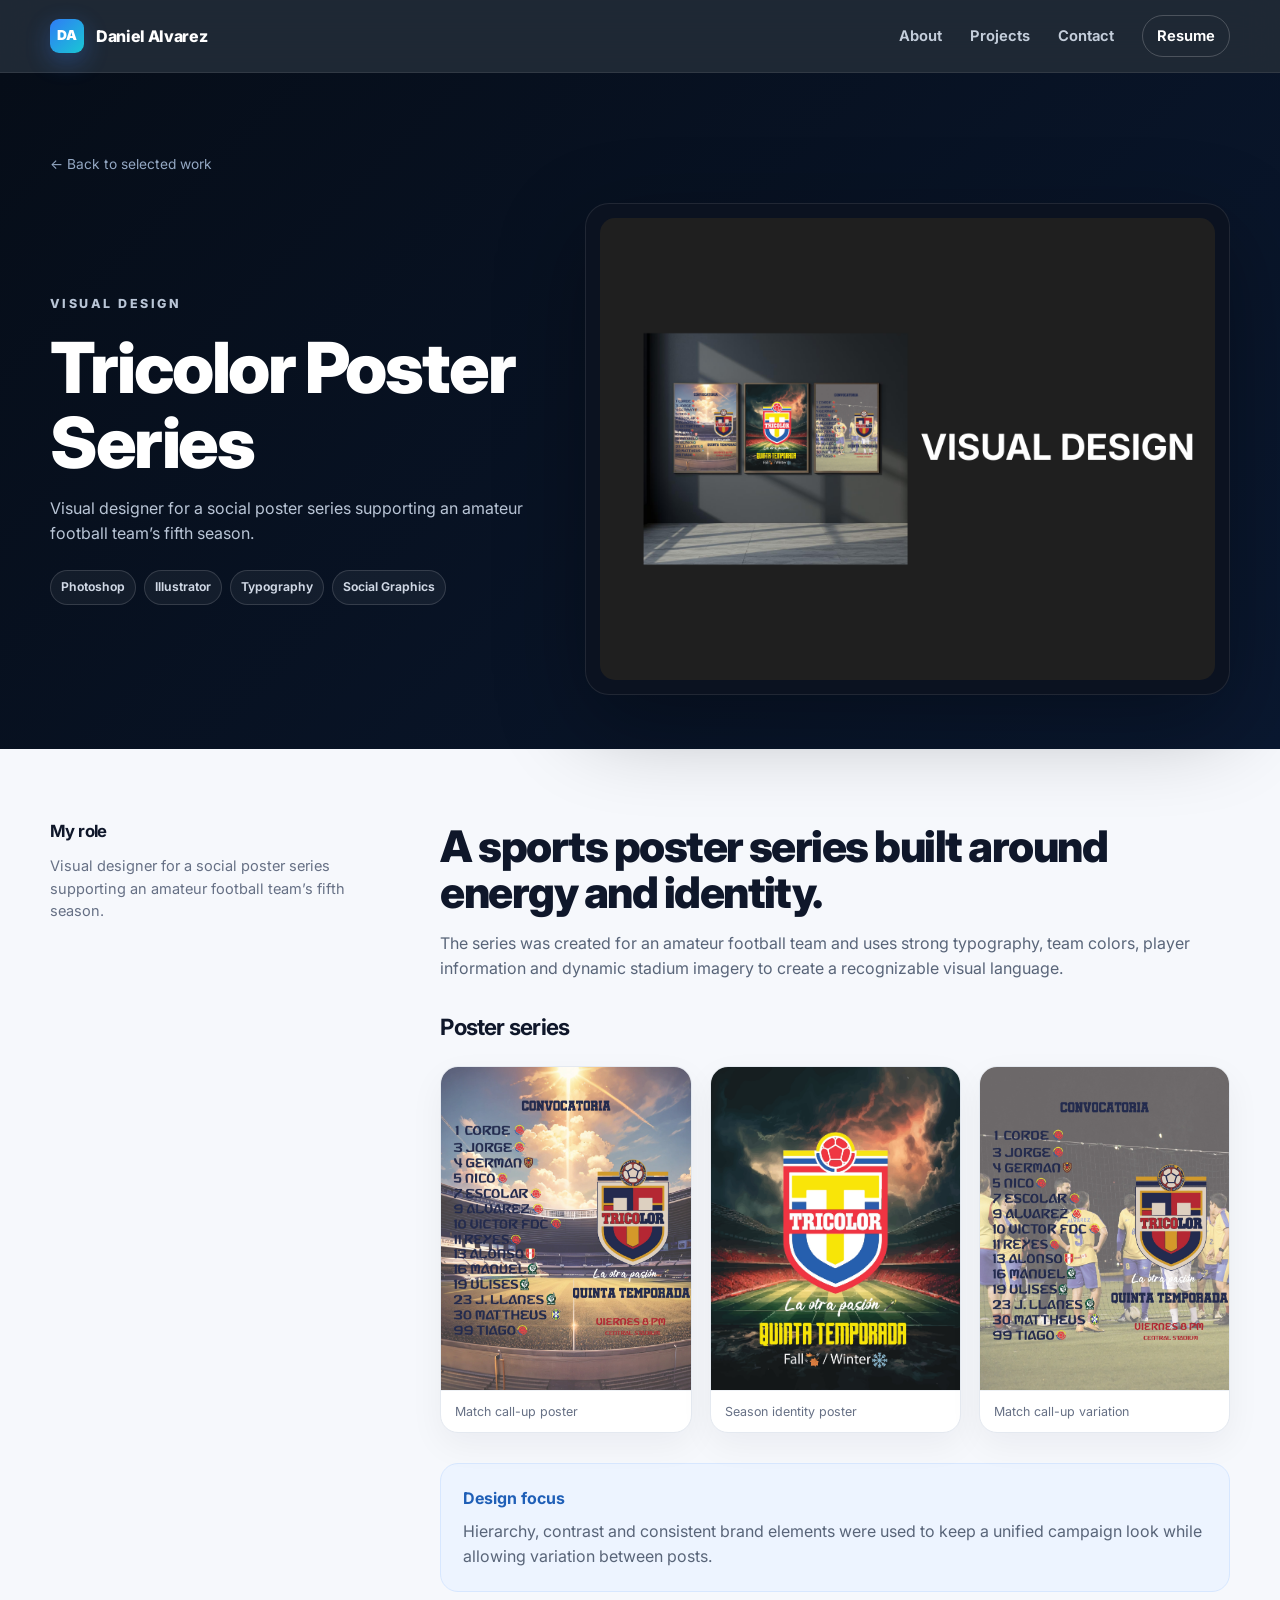
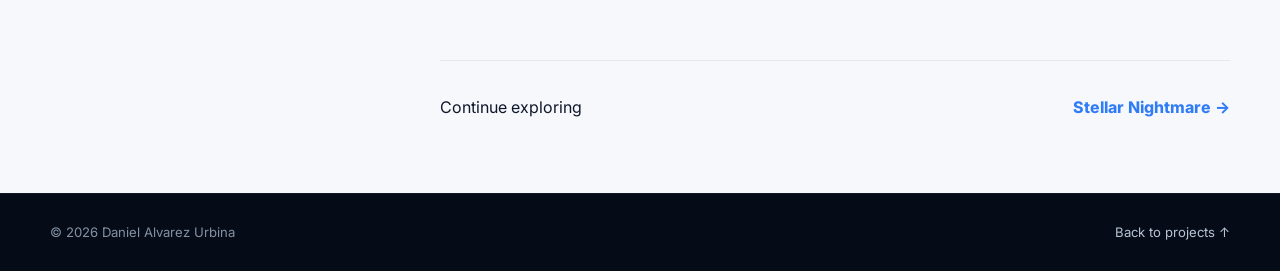
<file: project-tricolor.html>
<!doctype html><html lang="en"><head><meta charset="utf-8"><meta name="viewport" content="width=device-width,initial-scale=1"><title>Tricolor Poster Series — Daniel Alvarez Urbina</title><meta name="theme-color" content="#07111f"><link rel="preconnect" href="https://fonts.googleapis.com"><link rel="preconnect" href="https://fonts.gstatic.com" crossorigin><link href="https://fonts.googleapis.com/css2?family=Inter:wght@400;500;600;700;800;900&display=swap" rel="stylesheet"><link rel="stylesheet" href="styles.css"></head><body><header class="site-header"><div class="shell header-inner"><a class="brand" href="index.html"><span class="brand-mark">DA</span><span>Daniel Alvarez</span></a><button class="menu-button" aria-label="Open navigation">☰</button><nav class="nav"><a href="index.html#about">About</a><a href="index.html#projects">Projects</a><a href="index.html#contact">Contact</a><a class="resume-link" href="assets/docs/Daniel_Alvarez_Urbina_Resume.pdf" target="_blank" rel="noreferrer">Resume</a></nav></div></header><main><section class="project-hero"><div class="shell"><a class="back-link" href="index.html#projects">← Back to selected work</a><div class="project-hero-grid"><div><p class="kicker">Visual Design</p><h1>Tricolor Poster Series</h1><p>Visual designer for a social poster series supporting an amateur football team’s fifth season.</p><div class="meta-list"><span class="meta-chip">Photoshop</span><span class="meta-chip">Illustrator</span><span class="meta-chip">Typography</span><span class="meta-chip">Social Graphics</span></div></div><div class="project-cover"><img src="assets/projects/cover-tricolor.png" alt="Tricolor Poster Series project cover"></div></div></div></section><section class="case-section"><div class="shell case-grid"><aside class="case-side"><h3>My role</h3><p>Visual designer for a social poster series supporting an amateur football team’s fifth season.</p></aside><div class="case-body"><h2>A sports poster series built around energy and identity.</h2><p>The series was created for an amateur football team and uses strong typography, team colors, player information and dynamic stadium imagery to create a recognizable visual language.</p><h3>Poster series</h3><div class="gallery three"><figure><img class="zoomable" src="assets/projects/tricolor-poster-1.jpg" alt="Tricolor team call-up poster with stadium background"><figcaption>Match call-up poster</figcaption></figure><figure><img class="zoomable" src="assets/projects/tricolor-poster-2.jpg" alt="Tricolor fifth-season visual identity poster"><figcaption>Season identity poster</figcaption></figure><figure><img class="zoomable" src="assets/projects/tricolor-poster-3.jpg" alt="Tricolor call-up poster with team photograph"><figcaption>Match call-up variation</figcaption></figure></div><div class="callout"><strong>Design focus</strong><p>Hierarchy, contrast and consistent brand elements were used to keep a unified campaign look while allowing variation between posts.</p></div><div class="next-project"><span>Continue exploring</span><a href="project-stellar.html">Stellar Nightmare →</a></div></div></div></section></main><footer class="footer"><div class="shell footer-inner"><span>© <span data-year></span> Daniel Alvarez Urbina</span><a href="index.html#projects">Back to projects ↑</a></div></footer><dialog id="lightbox" class="lightbox"><button class="lightbox-close" aria-label="Close image">×</button><img id="lightbox-image" alt="Expanded project image"></dialog><script src="script.js"></script></body></html>
</file>
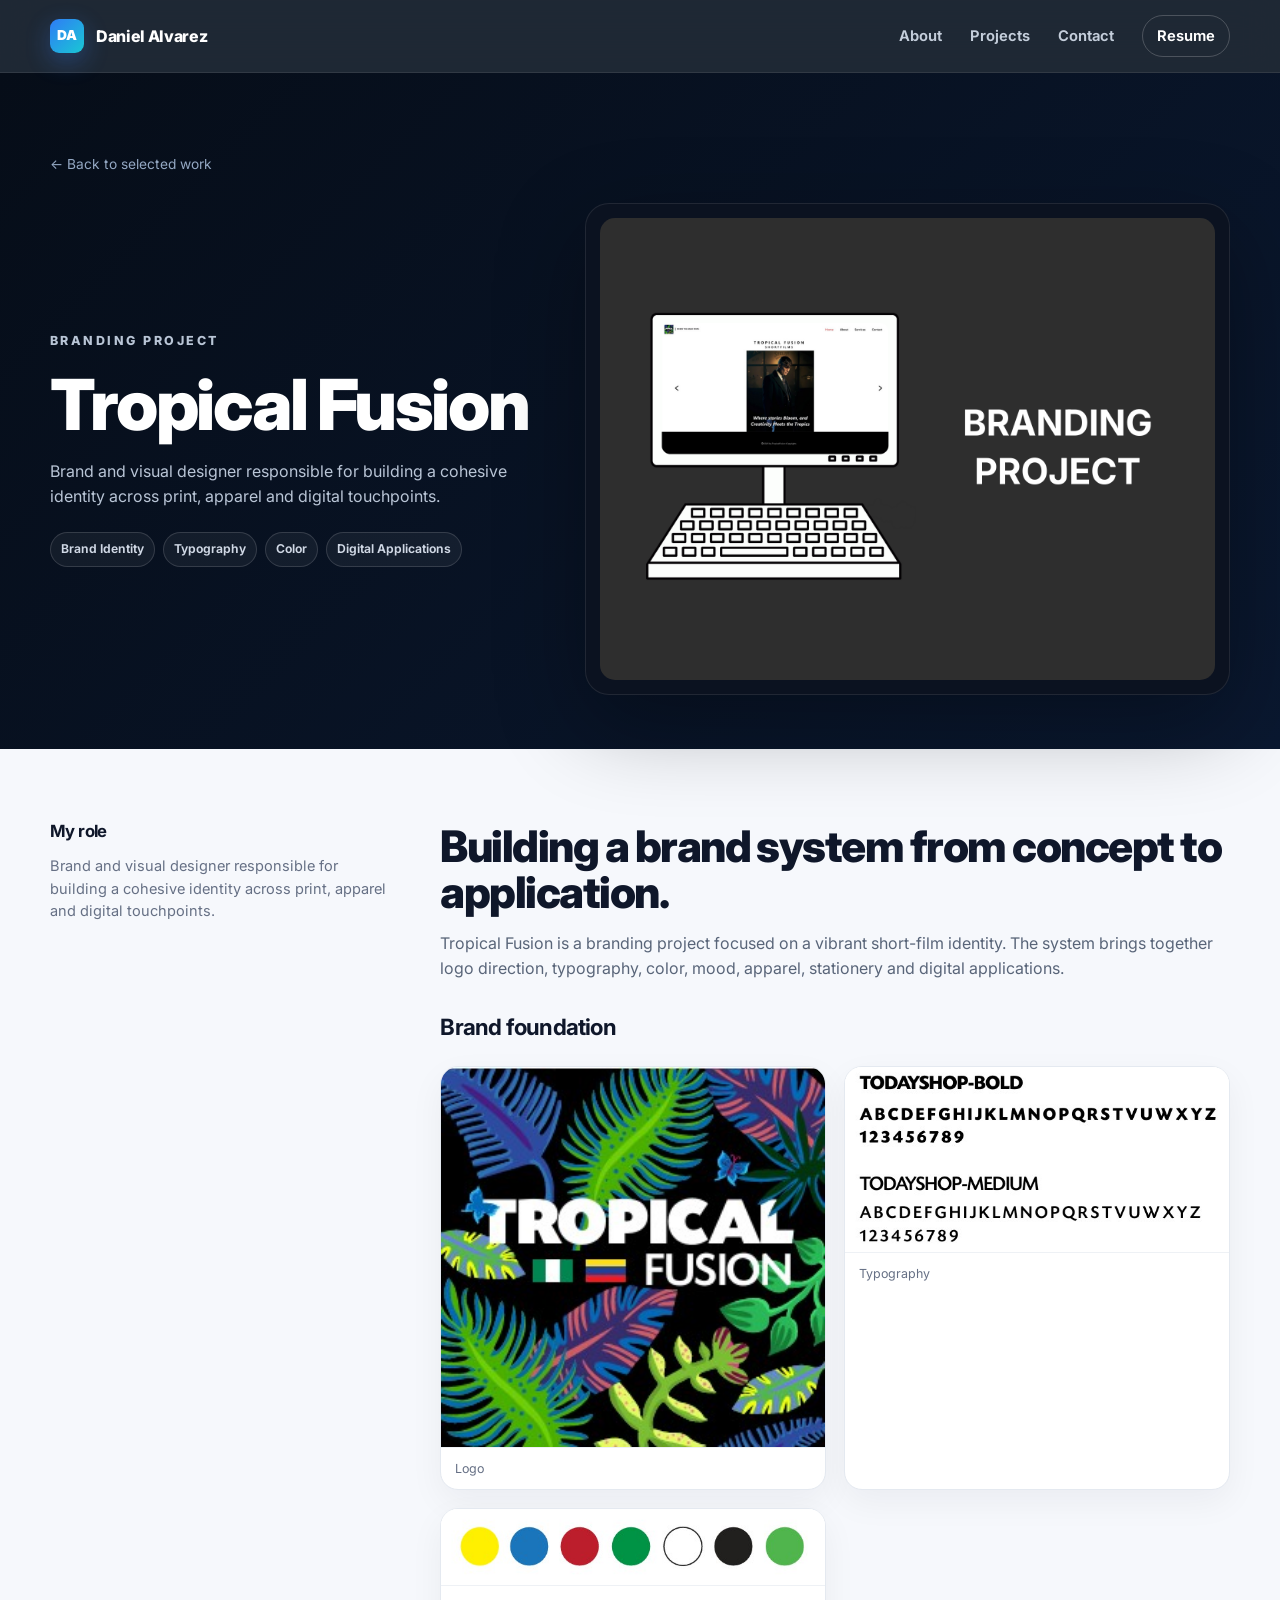
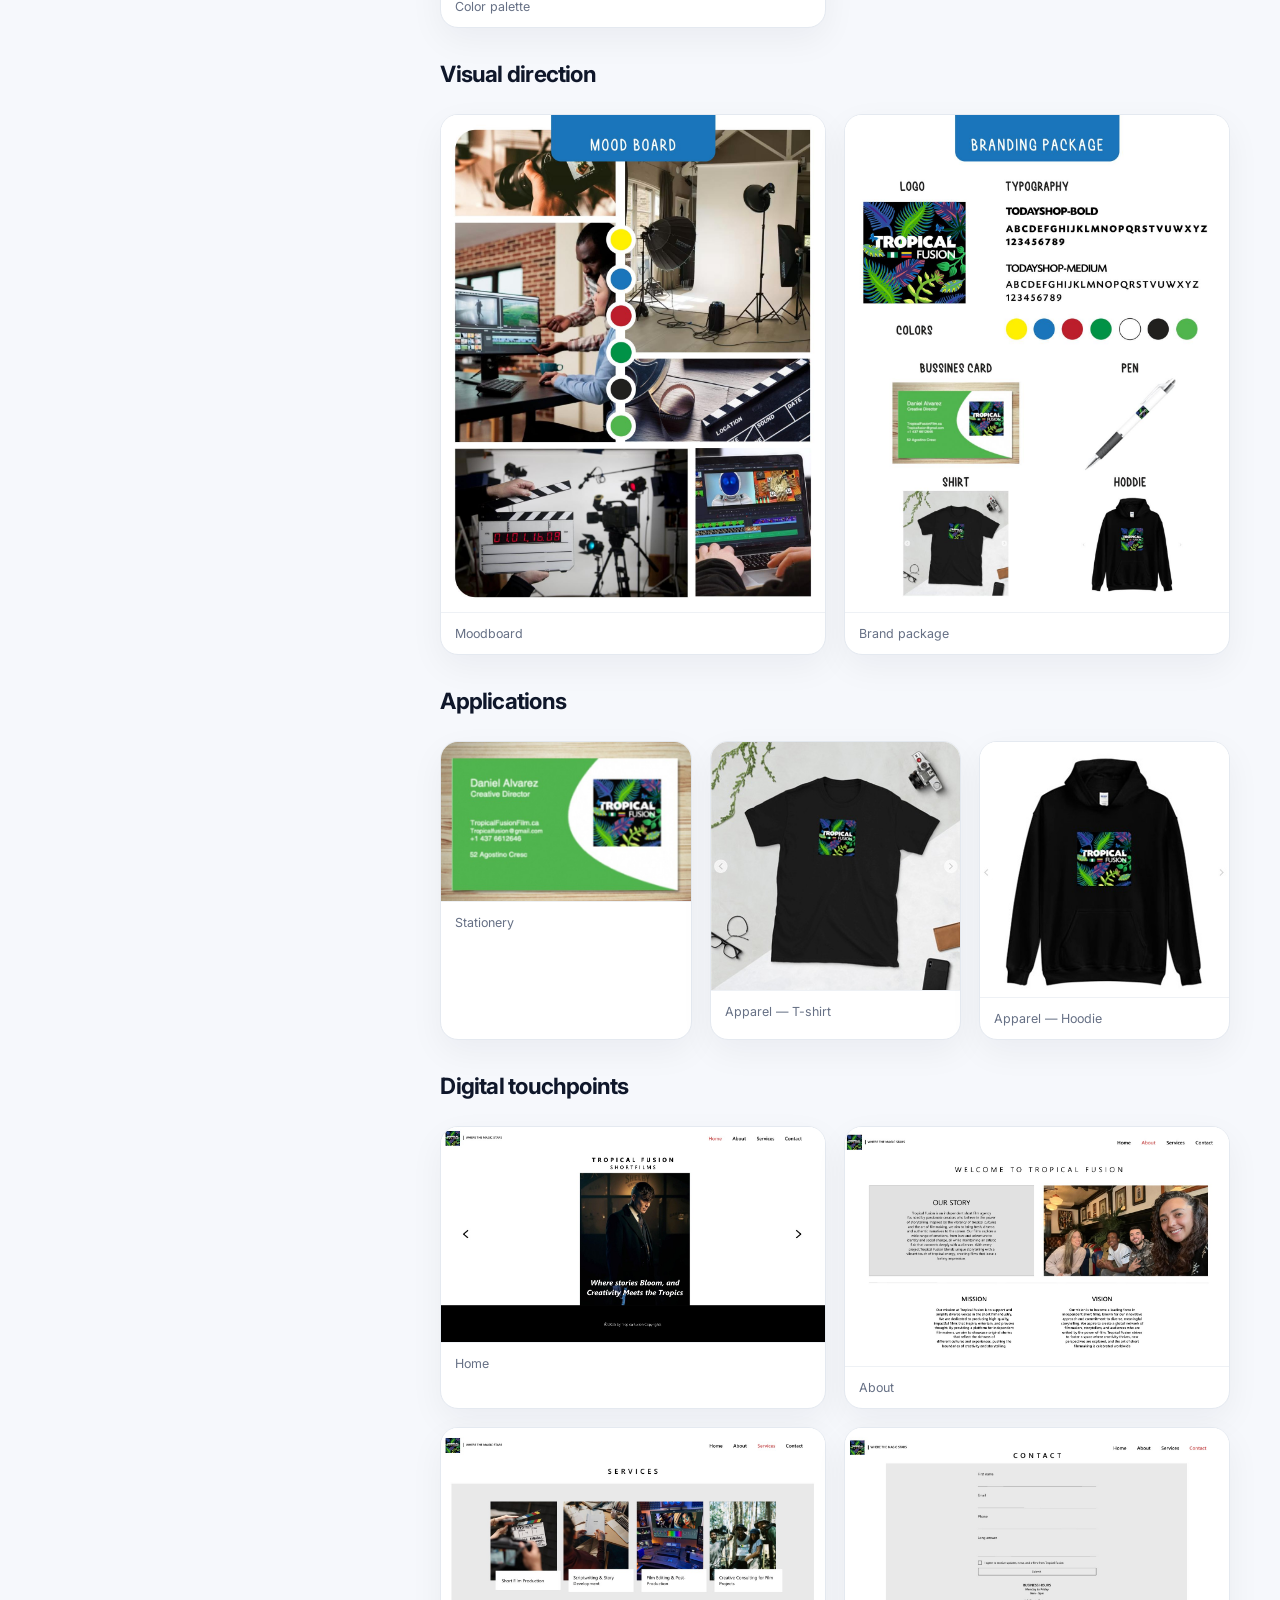
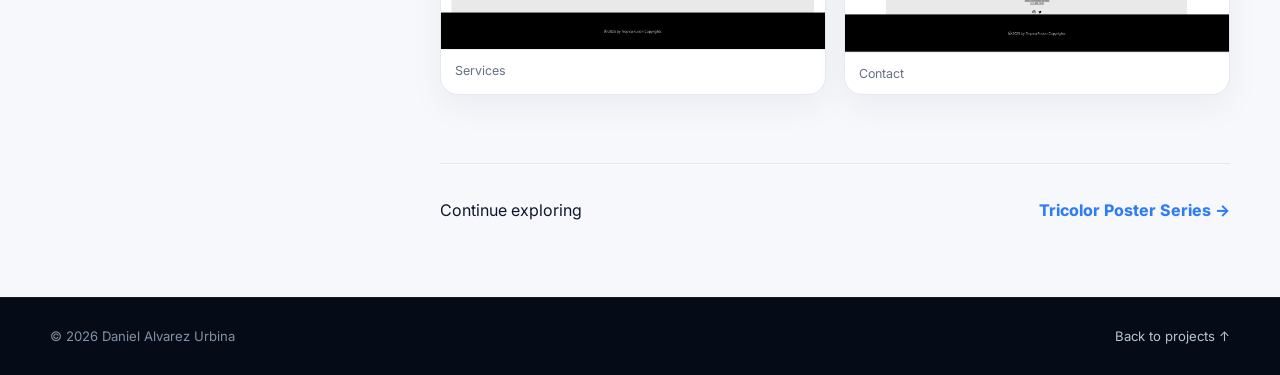
<file: project-tropical.html>
<!doctype html><html lang="en"><head><meta charset="utf-8"><meta name="viewport" content="width=device-width,initial-scale=1"><title>Tropical Fusion — Daniel Alvarez Urbina</title><meta name="theme-color" content="#07111f"><link rel="preconnect" href="https://fonts.googleapis.com"><link rel="preconnect" href="https://fonts.gstatic.com" crossorigin><link href="https://fonts.googleapis.com/css2?family=Inter:wght@400;500;600;700;800;900&display=swap" rel="stylesheet"><link rel="stylesheet" href="styles.css"></head><body><header class="site-header"><div class="shell header-inner"><a class="brand" href="index.html"><span class="brand-mark">DA</span><span>Daniel Alvarez</span></a><button class="menu-button" aria-label="Open navigation">☰</button><nav class="nav"><a href="index.html#about">About</a><a href="index.html#projects">Projects</a><a href="index.html#contact">Contact</a><a class="resume-link" href="assets/docs/Daniel_Alvarez_Urbina_Resume.pdf" target="_blank" rel="noreferrer">Resume</a></nav></div></header><main><section class="project-hero"><div class="shell"><a class="back-link" href="index.html#projects">← Back to selected work</a><div class="project-hero-grid"><div><p class="kicker">Branding Project</p><h1>Tropical Fusion</h1><p>Brand and visual designer responsible for building a cohesive identity across print, apparel and digital touchpoints.</p><div class="meta-list"><span class="meta-chip">Brand Identity</span><span class="meta-chip">Typography</span><span class="meta-chip">Color</span><span class="meta-chip">Digital Applications</span></div></div><div class="project-cover"><img src="assets/projects/cover-tropical.png" alt="Tropical Fusion project cover"></div></div></div></section><section class="case-section"><div class="shell case-grid"><aside class="case-side"><h3>My role</h3><p>Brand and visual designer responsible for building a cohesive identity across print, apparel and digital touchpoints.</p></aside><div class="case-body"><h2>Building a brand system from concept to application.</h2><p>Tropical Fusion is a branding project focused on a vibrant short-film identity. The system brings together logo direction, typography, color, mood, apparel, stationery and digital applications.</p><h3>Brand foundation</h3><div class="gallery"><figure><img class="zoomable" src="assets/projects/tropical-logo.jpg" alt="Tropical Fusion logo"><figcaption>Logo</figcaption></figure><figure><img class="zoomable" src="assets/projects/tropical-type.jpg" alt="Tropical Fusion typography"><figcaption>Typography</figcaption></figure><figure><img class="zoomable" src="assets/projects/tropical-colors.jpg" alt="Tropical Fusion color palette"><figcaption>Color palette</figcaption></figure></div><h3>Visual direction</h3><div class="gallery"><figure><img class="zoomable" src="assets/projects/tropical-moodboard.jpg" alt="Tropical Fusion moodboard"><figcaption>Moodboard</figcaption></figure><figure><img class="zoomable" src="assets/projects/tropical-brand-package.jpg" alt="Tropical Fusion branding package"><figcaption>Brand package</figcaption></figure></div><h3>Applications</h3><div class="gallery three"><figure><img class="zoomable" src="assets/projects/tropical-card.jpg" alt="Tropical Fusion business card"><figcaption>Stationery</figcaption></figure><figure><img class="zoomable" src="assets/projects/tropical-shirt.jpg" alt="Tropical Fusion t-shirt"><figcaption>Apparel — T-shirt</figcaption></figure><figure><img class="zoomable" src="assets/projects/tropical-hoodie.jpg" alt="Tropical Fusion hoodie"><figcaption>Apparel — Hoodie</figcaption></figure></div><h3>Digital touchpoints</h3><div class="gallery"><figure><img class="zoomable" src="assets/projects/tropical-digital-home.jpg" alt="Tropical Fusion website home page"><figcaption>Home</figcaption></figure><figure><img class="zoomable" src="assets/projects/tropical-digital-about.jpg" alt="Tropical Fusion website about page"><figcaption>About</figcaption></figure><figure><img class="zoomable" src="assets/projects/tropical-digital-services.jpg" alt="Tropical Fusion website services page"><figcaption>Services</figcaption></figure><figure><img class="zoomable" src="assets/projects/tropical-digital-contact.jpg" alt="Tropical Fusion website contact page"><figcaption>Contact</figcaption></figure></div><div class="next-project"><span>Continue exploring</span><a href="project-tricolor.html">Tricolor Poster Series →</a></div></div></div></section></main><footer class="footer"><div class="shell footer-inner"><span>© <span data-year></span> Daniel Alvarez Urbina</span><a href="index.html#projects">Back to projects ↑</a></div></footer><dialog id="lightbox" class="lightbox"><button class="lightbox-close" aria-label="Close image">×</button><img id="lightbox-image" alt="Expanded project image"></dialog><script src="script.js"></script></body></html>
</file>
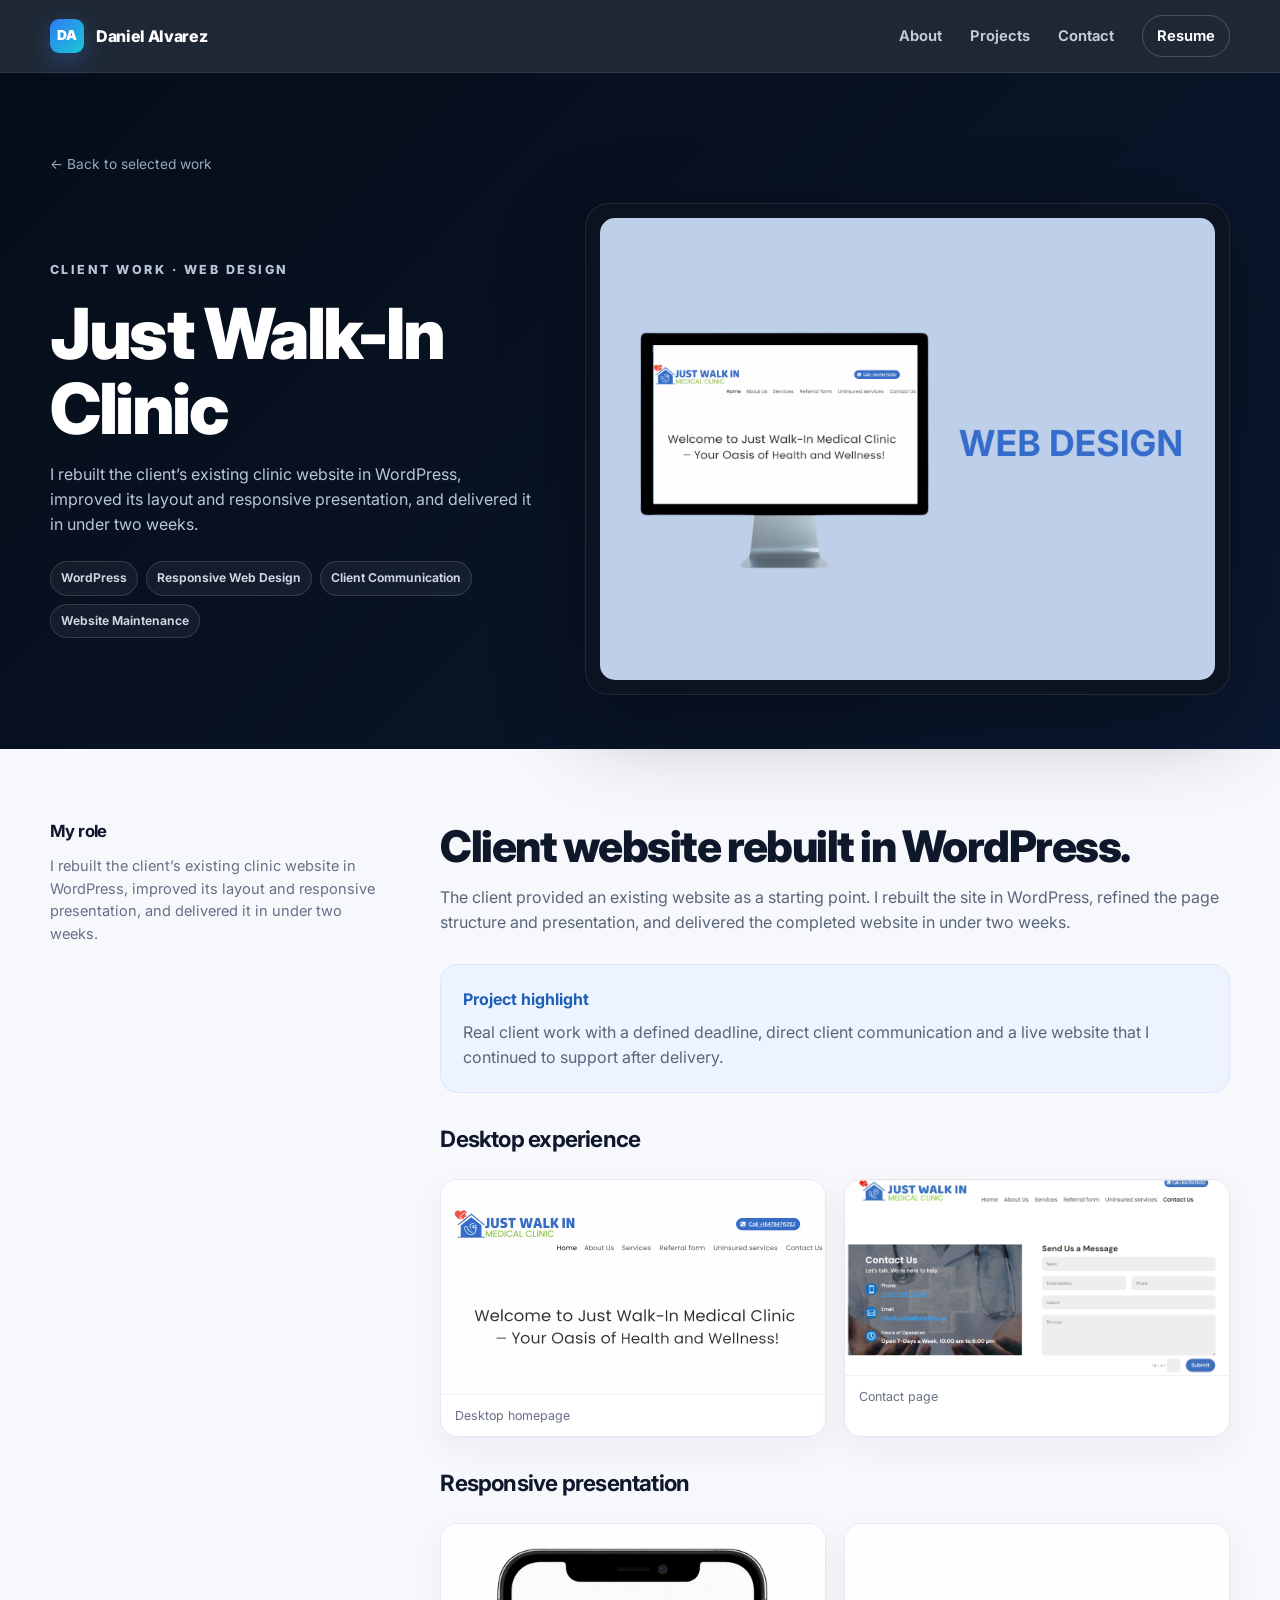
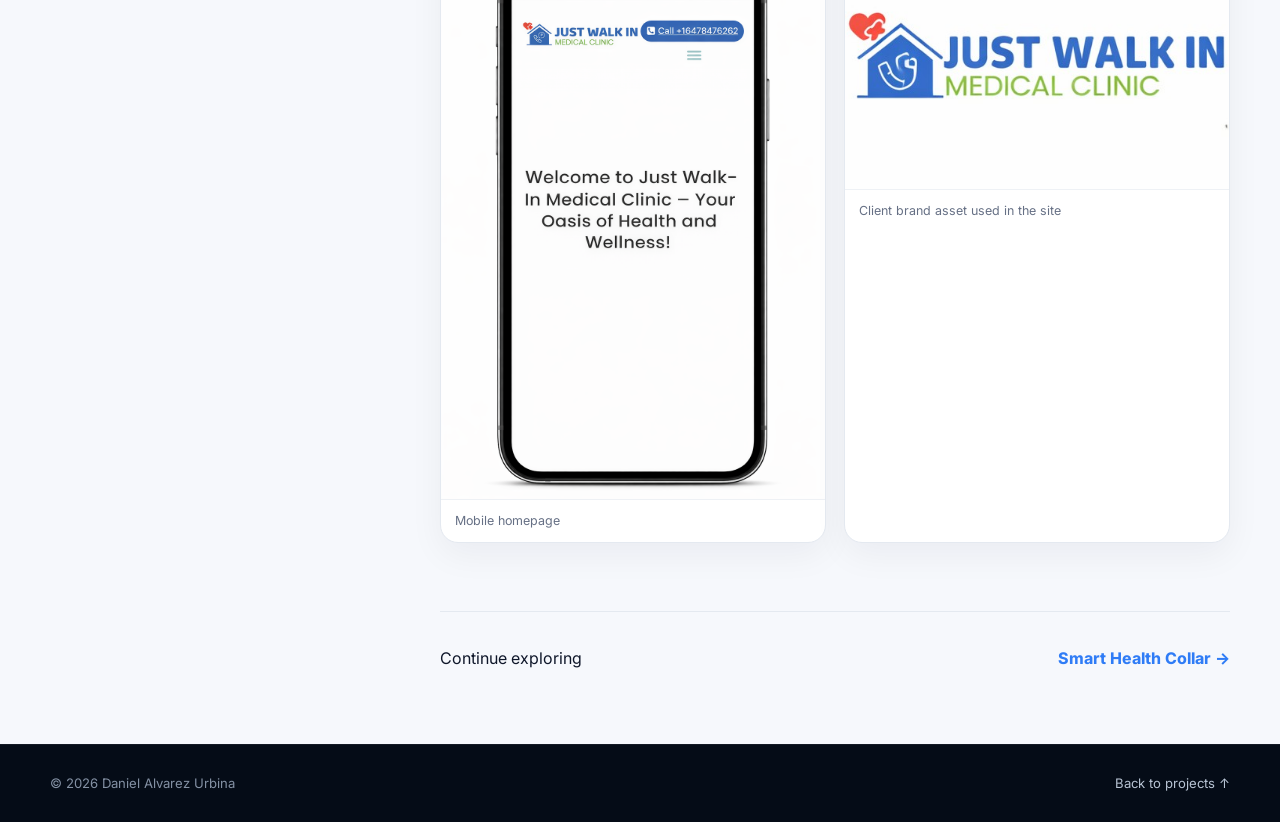
<file: project-walkin.html>
<!doctype html><html lang="en"><head><meta charset="utf-8"><meta name="viewport" content="width=device-width,initial-scale=1"><title>Just Walk-In Clinic — Daniel Alvarez Urbina</title><meta name="theme-color" content="#07111f"><link rel="preconnect" href="https://fonts.googleapis.com"><link rel="preconnect" href="https://fonts.gstatic.com" crossorigin><link href="https://fonts.googleapis.com/css2?family=Inter:wght@400;500;600;700;800;900&display=swap" rel="stylesheet"><link rel="stylesheet" href="styles.css"></head><body><header class="site-header"><div class="shell header-inner"><a class="brand" href="index.html"><span class="brand-mark">DA</span><span>Daniel Alvarez</span></a><button class="menu-button" aria-label="Open navigation">☰</button><nav class="nav"><a href="index.html#about">About</a><a href="index.html#projects">Projects</a><a href="index.html#contact">Contact</a><a class="resume-link" href="assets/docs/Daniel_Alvarez_Urbina_Resume.pdf" target="_blank" rel="noreferrer">Resume</a></nav></div></header><main><section class="project-hero"><div class="shell"><a class="back-link" href="index.html#projects">← Back to selected work</a><div class="project-hero-grid"><div><p class="kicker">Client Work · Web Design</p><h1>Just Walk-In Clinic</h1><p>I rebuilt the client’s existing clinic website in WordPress, improved its layout and responsive presentation, and delivered it in under two weeks.</p><div class="meta-list"><span class="meta-chip">WordPress</span><span class="meta-chip">Responsive Web Design</span><span class="meta-chip">Client Communication</span><span class="meta-chip">Website Maintenance</span></div></div><div class="project-cover"><img src="assets/projects/cover-walkin.png" alt="Just Walk-In Clinic project cover"></div></div></div></section><section class="case-section"><div class="shell case-grid"><aside class="case-side"><h3>My role</h3><p>I rebuilt the client’s existing clinic website in WordPress, improved its layout and responsive presentation, and delivered it in under two weeks.</p></aside><div class="case-body"><h2>Client website rebuilt in WordPress.</h2><p>The client provided an existing website as a starting point. I rebuilt the site in WordPress, refined the page structure and presentation, and delivered the completed website in under two weeks.</p><div class="callout"><strong>Project highlight</strong><p>Real client work with a defined deadline, direct client communication and a live website that I continued to support after delivery.</p></div><h3>Desktop experience</h3><div class="gallery"><figure><img class="zoomable" src="assets/projects/walkin-desktop-alt.jpg" alt="Just Walk-In Clinic desktop homepage"><figcaption>Desktop homepage</figcaption></figure><figure><img class="zoomable" src="assets/projects/walkin-contact.png" alt="Just Walk-In Clinic contact page"><figcaption>Contact page</figcaption></figure></div><h3>Responsive presentation</h3><div class="gallery"><figure><img class="zoomable" src="assets/projects/walkin-mobile.jpg" alt="Just Walk-In Clinic mobile view"><figcaption>Mobile homepage</figcaption></figure><figure><img class="zoomable" src="assets/projects/walkin-logo.jpg" alt="Just Walk-In Clinic logo"><figcaption>Client brand asset used in the site</figcaption></figure></div><div class="next-project"><span>Continue exploring</span><a href="project-smart-health.html">Smart Health Collar →</a></div></div></div></section></main><footer class="footer"><div class="shell footer-inner"><span>© <span data-year></span> Daniel Alvarez Urbina</span><a href="index.html#projects">Back to projects ↑</a></div></footer><dialog id="lightbox" class="lightbox"><button class="lightbox-close" aria-label="Close image">×</button><img id="lightbox-image" alt="Expanded project image"></dialog><script src="script.js"></script></body></html>
</file>
<file: styles.css>
:root{
  --bg:#07111f;
  --bg-2:#0b1729;
  --surface:#0e1d32;
  --surface-2:#12243c;
  --card:#ffffff;
  --ink:#0f172a;
  --muted:#667085;
  --line:#e4e7ec;
  --white:#f8fafc;
  --blue:#2f7cf6;
  --blue-2:#5ca0ff;
  --cyan:#19c7d4;
  --max:1180px;
  --shadow:0 24px 70px rgba(2,12,27,.14);
}
*{box-sizing:border-box}
html{scroll-behavior:smooth}
body{margin:0;font-family:Inter,ui-sans-serif,system-ui,-apple-system,BlinkMacSystemFont,"Segoe UI",sans-serif;background:#f6f8fc;color:var(--ink);line-height:1.55}
img{display:block;max-width:100%}
a{color:inherit}
button{font:inherit}
.shell{width:min(var(--max),calc(100% - 42px));margin-inline:auto}
.site-header{position:sticky;top:0;z-index:60;background:rgba(7,17,31,.9);backdrop-filter:blur(18px);border-bottom:1px solid rgba(255,255,255,.08)}
.header-inner{height:72px;display:flex;align-items:center;justify-content:space-between;gap:28px}
.brand{display:flex;align-items:center;gap:12px;color:#fff;text-decoration:none;font-weight:800;letter-spacing:-.02em}
.brand-mark{width:34px;height:34px;border-radius:9px;display:grid;place-items:center;background:linear-gradient(135deg,var(--blue),var(--cyan));color:#fff;font-size:.86rem;font-weight:900;box-shadow:0 8px 24px rgba(47,124,246,.32)}
.nav{display:flex;align-items:center;gap:28px}
.nav a{color:#c4cedb;text-decoration:none;font-size:.92rem;font-weight:650}
.nav a:hover,.nav a.active{color:#fff}
.nav .resume-link{padding:9px 14px;border:1px solid rgba(255,255,255,.2);border-radius:999px;color:#fff}
.menu-button{display:none;border:0;background:none;color:#fff;font-size:1.35rem}
.hero{position:relative;overflow:hidden;background:
radial-gradient(circle at 78% 30%,rgba(47,124,246,.22),transparent 28%),
radial-gradient(circle at 20% 70%,rgba(25,199,212,.10),transparent 30%),
linear-gradient(135deg,#050c17 0%,#07111f 44%,#0b1830 100%);color:#fff}
.hero:before{content:"";position:absolute;inset:0;background-image:linear-gradient(rgba(255,255,255,.025) 1px,transparent 1px),linear-gradient(90deg,rgba(255,255,255,.025) 1px,transparent 1px);background-size:48px 48px;mask-image:linear-gradient(to bottom,rgba(0,0,0,.55),transparent 85%)}
.hero-grid{position:relative;display:grid;grid-template-columns:1.05fr .95fr;gap:62px;align-items:center;min-height:650px;padding:86px 0 78px}
.kicker{margin:0 0 18px;color:#8fb8ff;font-size:.78rem;font-weight:800;letter-spacing:.2em;text-transform:uppercase}
h1,h2,h3{margin:0;letter-spacing:-.035em;line-height:1.06}
h1{font-size:clamp(3.2rem,7vw,6.2rem);font-weight:850;max-width:820px}
.gradient-text{background:linear-gradient(90deg,#fff 0%,#a7c7ff 42%,#4e91ff 100%);-webkit-background-clip:text;background-clip:text;color:transparent}
.hero-copy>p:not(.kicker){margin:24px 0 0;max-width:680px;color:#b9c5d6;font-size:1.12rem}
.hero-actions{display:flex;gap:12px;flex-wrap:wrap;margin-top:30px}
.btn{display:inline-flex;align-items:center;justify-content:center;gap:8px;text-decoration:none;border-radius:12px;padding:12px 18px;font-weight:760;font-size:.94rem;transition:.2s ease}
.btn.primary{background:var(--blue);color:#fff;box-shadow:0 12px 30px rgba(47,124,246,.3)}
.btn.primary:hover{transform:translateY(-1px);background:#246fe4}
.btn.ghost{border:1px solid rgba(255,255,255,.26);color:#fff;background:rgba(255,255,255,.04)}
.hero-visual{position:relative;min-height:480px;display:grid;place-items:center}
.hero-frame{width:min(100%,620px);background:#0a1220;border:1px solid rgba(255,255,255,.10);border-radius:28px;padding:18px;box-shadow:0 32px 100px rgba(0,0,0,.42);transform:rotate(-1.6deg)}
.hero-frame img{width:100%;border-radius:18px;object-fit:contain;background:#091322}
.hero-badge{position:absolute;right:6%;bottom:7%;padding:13px 16px;border-radius:16px;background:rgba(10,23,42,.88);border:1px solid rgba(255,255,255,.12);backdrop-filter:blur(12px);box-shadow:0 18px 40px rgba(0,0,0,.3)}
.hero-badge span{display:block;font-size:.7rem;letter-spacing:.13em;text-transform:uppercase;color:#8fb8ff;font-weight:800}.hero-badge strong{display:block;margin-top:3px;font-size:.95rem}
.capabilities{background:#091525;color:#fff;border-top:1px solid rgba(255,255,255,.06);border-bottom:1px solid rgba(255,255,255,.06)}
.cap-grid{display:grid;grid-template-columns:repeat(4,1fr);gap:0}
.cap-item{padding:24px 22px;border-left:1px solid rgba(255,255,255,.07)}.cap-item:first-child{border-left:0}.cap-item strong{display:block;font-size:.92rem}.cap-item span{display:block;color:#8190a6;font-size:.82rem;margin-top:3px}
.section{padding:94px 0}
.section.alt{background:#fff}
.section-title{display:grid;grid-template-columns:.42fr 1.58fr;gap:38px;align-items:start;margin-bottom:40px}
.eyebrow{margin:3px 0 0;color:var(--blue);font-size:.75rem;letter-spacing:.16em;text-transform:uppercase;font-weight:850}
h2{font-size:clamp(2.2rem,4.7vw,4.7rem);font-weight:840;max-width:900px}
.lede{font-size:1.08rem;color:var(--muted);max-width:760px;margin:18px 0 0}
.about-grid{display:grid;grid-template-columns:1.05fr .95fr;gap:60px;align-items:center}
.about-card{background:linear-gradient(145deg,#0b1729,#102541);color:#fff;border-radius:28px;padding:36px;box-shadow:var(--shadow)}
.about-card h3{font-size:1.8rem}.about-card p{color:#b5c1d1;margin:15px 0 0}.stat-row{display:grid;grid-template-columns:repeat(3,1fr);gap:10px;margin-top:28px}.stat{background:rgba(255,255,255,.05);border:1px solid rgba(255,255,255,.09);border-radius:16px;padding:16px}.stat strong{display:block;font-size:1.25rem}.stat span{display:block;color:#91a1b7;font-size:.78rem;margin-top:3px}
.about-visual{background:#07111f;border-radius:28px;padding:18px;box-shadow:var(--shadow)}.about-visual img{width:100%;border-radius:18px;background:#07111f}
.skills{display:flex;flex-wrap:wrap;gap:9px;margin-top:28px}.skill{padding:8px 11px;border-radius:999px;border:1px solid var(--line);background:#fff;color:#344054;font-size:.82rem;font-weight:680}
.projects-grid{display:grid;grid-template-columns:repeat(3,minmax(0,1fr));gap:22px}
.project-card{position:relative;background:#fff;border:1px solid #e6ebf2;border-radius:20px;overflow:hidden;box-shadow:0 12px 34px rgba(15,23,42,.055);transition:transform .22s ease,box-shadow .22s ease}
.project-card:hover{transform:translateY(-4px);box-shadow:0 22px 45px rgba(15,23,42,.10)}
.project-thumb{background:#0b1220;aspect-ratio:4/3;display:grid;place-items:center;overflow:hidden}
.project-thumb img{width:100%;height:100%;object-fit:contain;background:#0b1220}
.project-info{padding:21px 22px 22px}.project-type{display:flex;justify-content:space-between;gap:12px;align-items:center;color:#667085;font-size:.72rem;font-weight:800;text-transform:uppercase;letter-spacing:.07em}.project-info h3{font-size:1.28rem;margin-top:10px}.project-info p{color:var(--muted);font-size:.92rem;margin:10px 0 18px}.project-link{display:inline-flex;align-items:center;gap:7px;color:var(--blue);text-decoration:none;font-weight:760;font-size:.9rem}.project-link:hover{text-decoration:underline}
.project-card.featured{grid-column:span 2}.project-card.featured .project-thumb{aspect-ratio:2/1}
.contact-section{background:linear-gradient(135deg,#07111f,#0b1c33);color:#fff;padding:84px 0}.contact-grid{display:grid;grid-template-columns:1.2fr .8fr;gap:60px;align-items:center}.contact-grid p{color:#aebbd0;max-width:600px}.contact-actions{display:grid;gap:12px}.contact-action{display:flex;align-items:center;justify-content:space-between;text-decoration:none;padding:18px 20px;border-radius:16px;background:rgba(255,255,255,.055);border:1px solid rgba(255,255,255,.09);color:#fff}.contact-action span{font-size:.78rem;color:#9aabc2}.contact-action strong{display:block;margin-top:2px}.contact-action:hover{background:rgba(255,255,255,.08)}
.footer{background:#050c17;color:#8491a4;border-top:1px solid rgba(255,255,255,.06);padding:28px 0}.footer-inner{display:flex;justify-content:space-between;gap:20px;align-items:center;font-size:.82rem}.footer a{color:#b8c4d4;text-decoration:none}
/* project pages */
.project-hero{background:linear-gradient(135deg,#060d18,#0a1830);color:#fff;padding:78px 0 54px}.back-link{display:inline-flex;color:#94a8c3;text-decoration:none;font-size:.86rem;margin-bottom:28px}.back-link:hover{color:#fff}.project-hero-grid{display:grid;grid-template-columns:.86fr 1.14fr;gap:48px;align-items:center}.project-hero h1{font-size:clamp(2.8rem,5.5vw,5.7rem)}.project-hero p{color:#b9c5d6;max-width:650px}.meta-list{display:flex;flex-wrap:wrap;gap:8px;margin-top:24px}.meta-chip{border:1px solid rgba(255,255,255,.14);background:rgba(255,255,255,.05);border-radius:999px;padding:7px 10px;font-size:.76rem;color:#d0d8e5;font-weight:650}.project-cover{background:#0b1220;border-radius:24px;padding:14px;border:1px solid rgba(255,255,255,.09);box-shadow:0 28px 90px rgba(0,0,0,.32)}.project-cover img{width:100%;border-radius:15px;object-fit:contain;background:#0b1220}
.case-section{padding:74px 0}.case-grid{display:grid;grid-template-columns:.6fr 1.4fr;gap:52px}.case-side{position:sticky;top:105px;align-self:start}.case-side h3{font-size:1.05rem}.case-side p{color:var(--muted);font-size:.91rem}.case-body h2{font-size:clamp(2rem,3.4vw,3.6rem)}.case-body h3{margin-top:34px;font-size:1.4rem}.case-body p{color:#596579;max-width:780px}.gallery{display:grid;grid-template-columns:repeat(2,minmax(0,1fr));gap:18px;margin-top:28px}.gallery.one{grid-template-columns:1fr}.gallery.three{grid-template-columns:repeat(3,minmax(0,1fr))}.gallery figure{margin:0;background:#fff;border:1px solid #e4e9f0;border-radius:18px;overflow:hidden;box-shadow:0 12px 34px rgba(15,23,42,.05)}.gallery figure img{width:100%;height:auto;object-fit:contain;background:#fff}.gallery figcaption{padding:11px 14px;color:#667085;font-size:.78rem;border-top:1px solid #eef1f5}.phone-gallery figure{background:#0c1423}.phone-gallery figure img{background:#0c1423}.callout{margin-top:30px;background:#edf4ff;border:1px solid #d7e7ff;border-radius:18px;padding:22px}.callout strong{color:#1f5fb7}.callout p{margin:8px 0 0}.next-project{margin-top:68px;padding-top:34px;border-top:1px solid #e4e9f0;display:flex;justify-content:space-between;gap:20px;align-items:center}.next-project a{color:var(--blue);font-weight:760;text-decoration:none}
.lightbox{width:min(95vw,1400px);max-height:92vh;border:0;border-radius:16px;padding:0;background:#050b14;box-shadow:0 30px 120px rgba(0,0,0,.5)}.lightbox::backdrop{background:rgba(4,9,17,.86);backdrop-filter:blur(5px)}.lightbox img{width:100%;max-height:90vh;object-fit:contain;background:#050b14}.lightbox-close{position:absolute;right:12px;top:12px;border:0;background:#fff;width:42px;height:42px;border-radius:999px;font-size:1.6rem;cursor:pointer}.zoomable{cursor:zoom-in}
@media (max-width:980px){
 .hero-grid,.about-grid,.contact-grid,.project-hero-grid,.case-grid{grid-template-columns:1fr}.hero-grid{min-height:auto;padding:70px 0}.hero-visual{min-height:360px}.cap-grid{grid-template-columns:repeat(2,1fr)}.cap-item:nth-child(3){border-left:0;border-top:1px solid rgba(255,255,255,.07)}.cap-item:nth-child(4){border-top:1px solid rgba(255,255,255,.07)}.section-title{grid-template-columns:1fr;gap:12px}.projects-grid{grid-template-columns:repeat(2,1fr)}.project-card.featured{grid-column:span 2}.case-side{position:static}.gallery.three{grid-template-columns:repeat(2,1fr)}
}
@media (max-width:680px){
 .shell{width:min(var(--max),calc(100% - 28px))}.header-inner{height:64px}.nav{position:absolute;left:14px;right:14px;top:70px;display:none;flex-direction:column;align-items:stretch;background:#091525;border:1px solid rgba(255,255,255,.08);border-radius:16px;padding:14px}.nav.open{display:flex}.menu-button{display:block}.nav a{padding:9px 6px}.hero-grid{gap:32px}.hero-visual{min-height:260px}.hero-badge{position:static;margin:12px auto 0;width:max-content}.cap-grid{grid-template-columns:1fr 1fr}.projects-grid{grid-template-columns:1fr}.project-card.featured{grid-column:auto}.project-card.featured .project-thumb{aspect-ratio:4/3}.stat-row{grid-template-columns:1fr}.gallery,.gallery.three{grid-template-columns:1fr}.footer-inner,.next-project{flex-direction:column;align-items:flex-start}.section{padding:68px 0}.project-hero{padding-top:48px}.contact-section{padding:66px 0}
}
</file>
